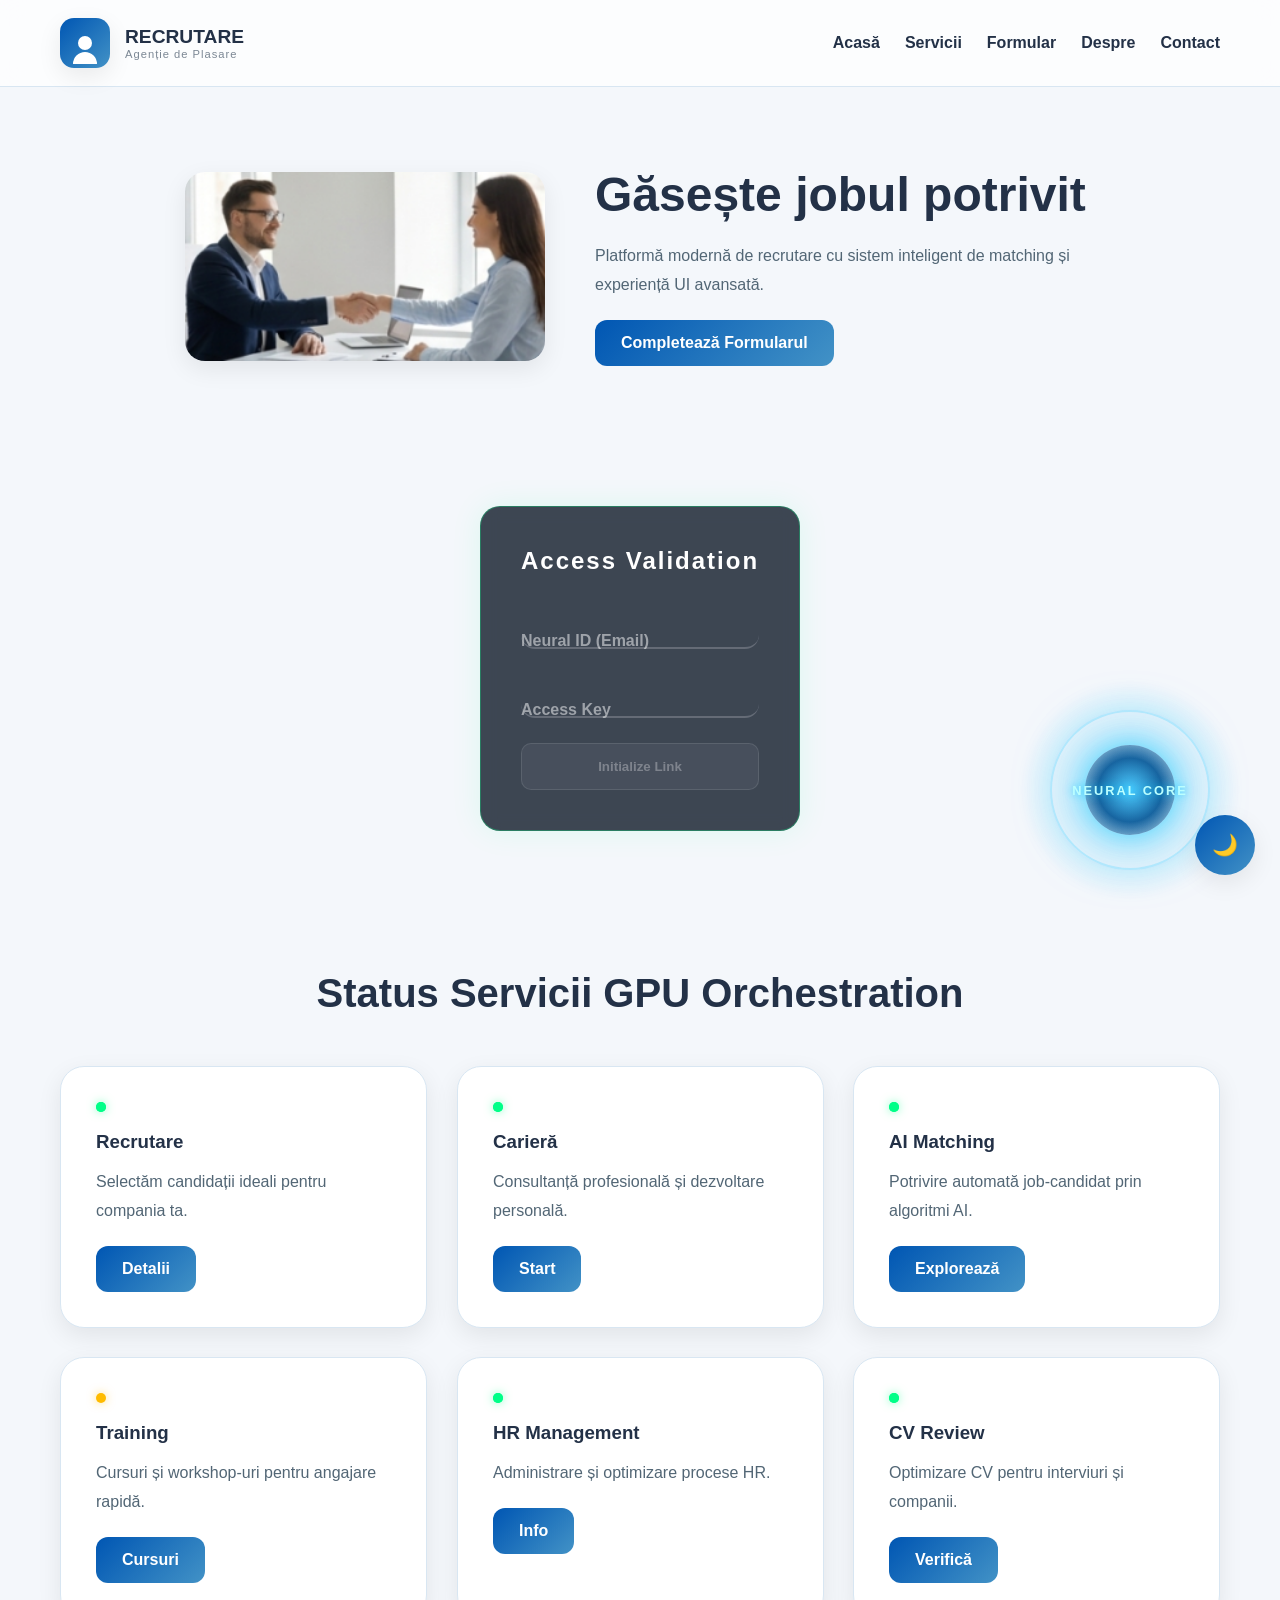
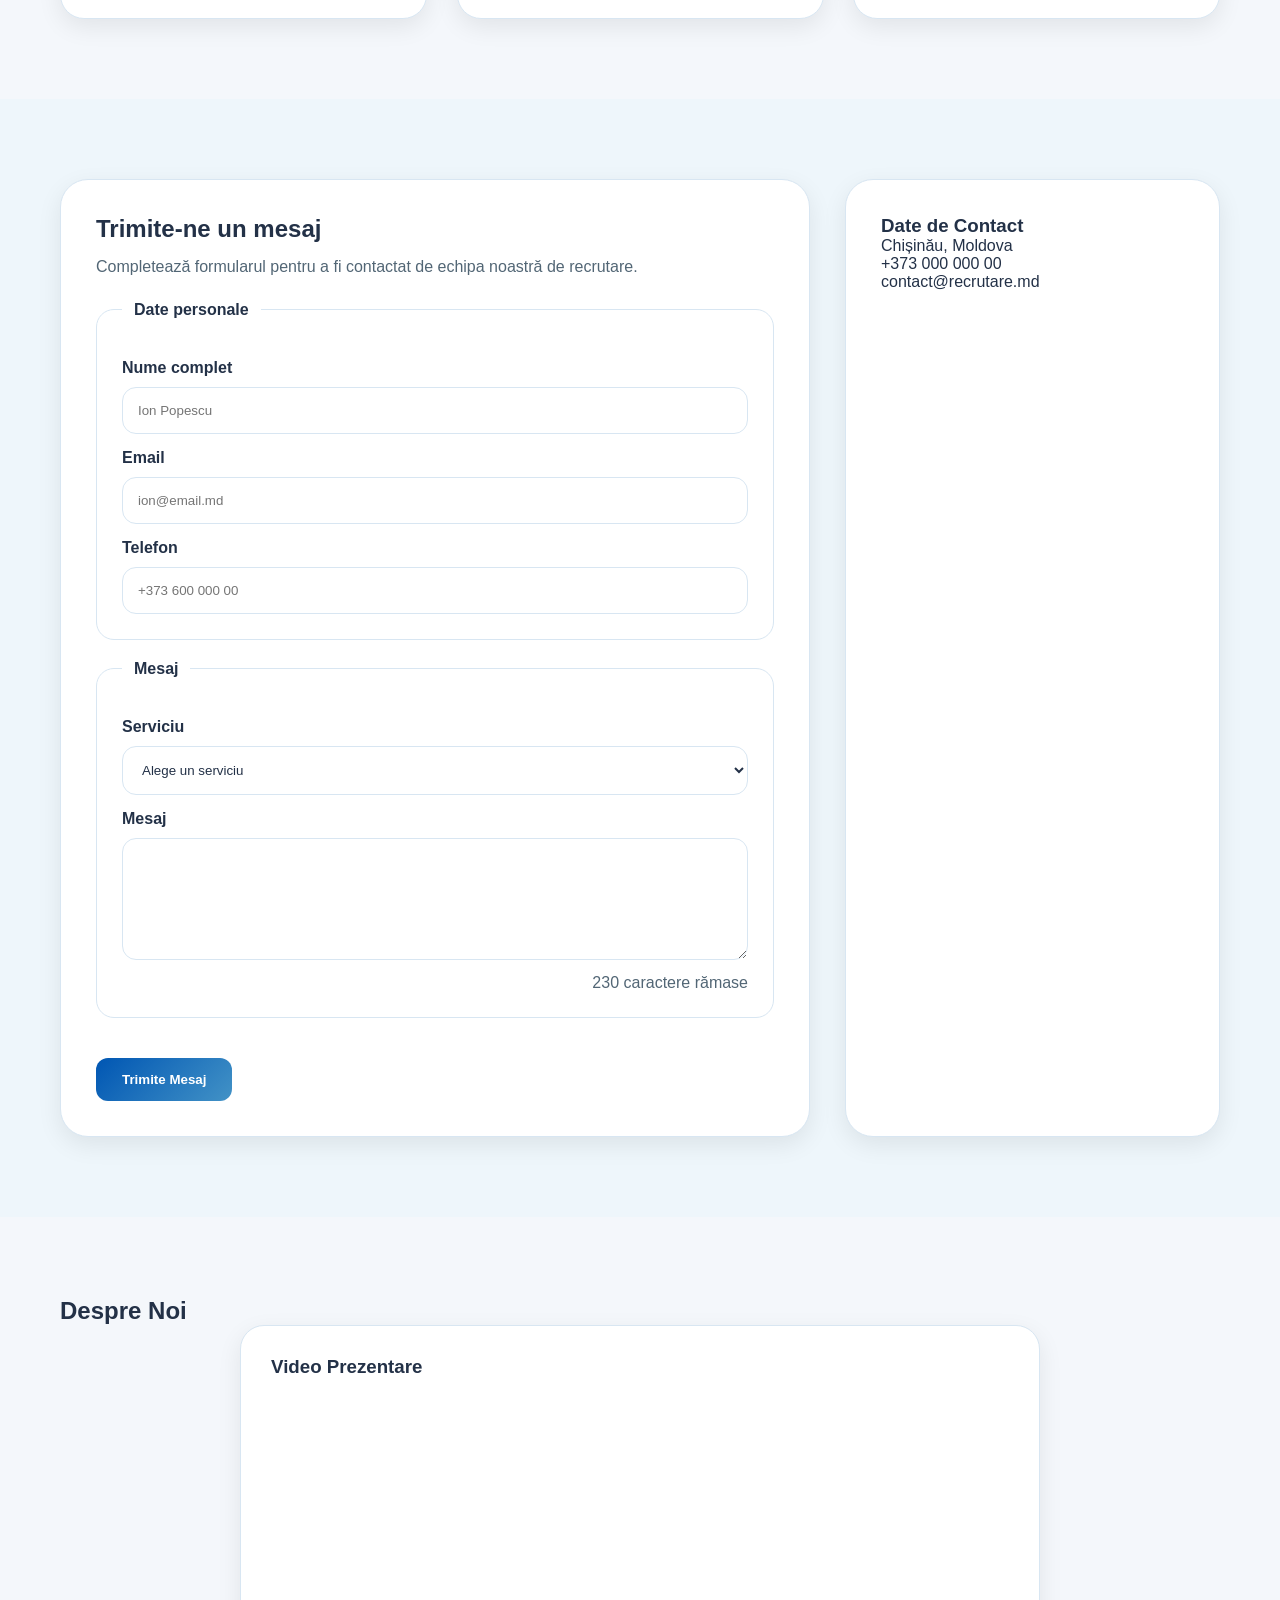
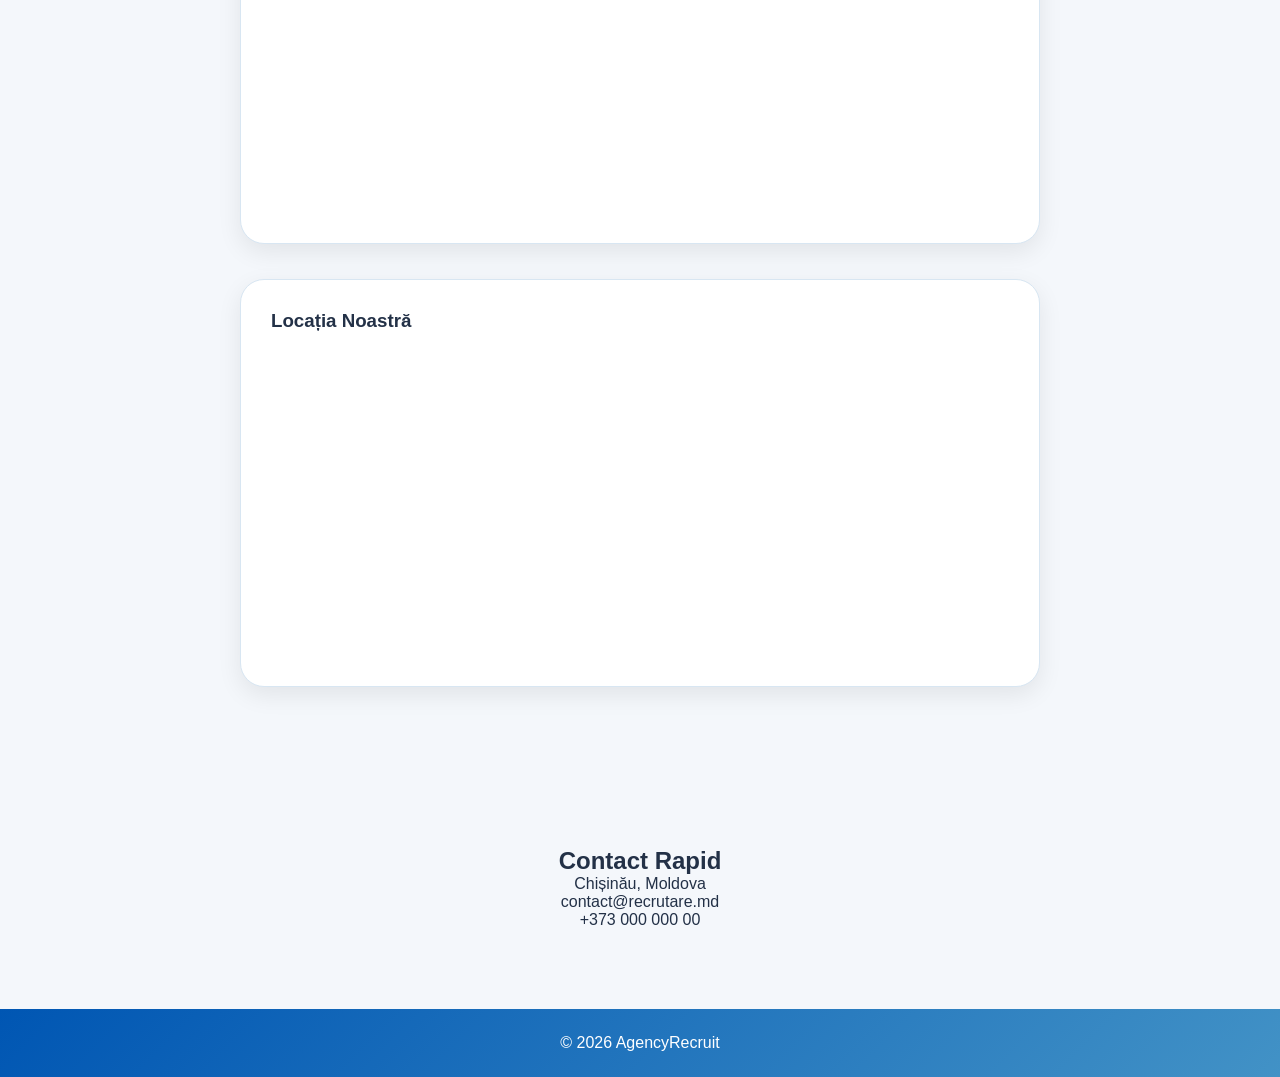
<file: index.html>
<!DOCTYPE html>
<html lang="ro">
<head>
    <meta charset="UTF-8" />
    <meta name="viewport" content="width=device-width, initial-scale=1.0" />

<meta http-equiv="Content-Security-Policy" content="default-src 
'self'; script-src 'self' https://trusted.com; style-src 'self' 'unsafe-inline'; frame-src 
'self' https://googleusercontent.com https://jumpshare.com;">

    <title>AgencyRecruit — Theming Engine</title>
    <link rel="stylesheet" href="assets/css/style.css" />
</head>

<body>

<!-- THEME TOGGLE -->
<button id="themeToggle" class="theme-toggle">
    🌙
</button>



<header>
    <nav class="main-nav">

        <!-- LOGO -->
        <div class="logo-box">
            <a href="#hero" class="logo">

                <div class="logo-icon">
                    <span class="person"></span>
                </div>

                <div class="logo-text">
                    <span class="brand-name">RECRUTARE</span>
                    <span class="tagline">Agenție de Plasare</span>
                </div>

            </a>
        </div>

        <!-- NAVIGATION -->
        <ul>
            <li><a href="#hero">Acasă</a></li>
            <li><a href="#servicii">Servicii</a></li>
            <li><a href="#formular">Formular</a></li>
            <li><a href="#despre">Despre</a></li>
            <li><a href="#contact">Contact</a></li>
        </ul>

    </nav>
</header>

<main>

<!-- HERO -->
<section id="hero">

    <img src="assets/img/recruitare.png"
         alt="Recruit Team"
         class="hero-img">

    <div class="hero-content">
        <h1>Găsește jobul potrivit</h1>

        <p>
            Platformă modernă de recrutare cu sistem inteligent
            de matching și experiență UI avansată.
        </p>

        <a href="assets/docs/test_formular.html" class="btn hero-btn">
            Completează Formularul
        </a>
    </div>

</section>

<!-- 🧠 NEURAL CORE (între secțiuni) -->
<div class="neural-glass" id="neuralGlass">
    <div class="glass-core"></div>
    <div class="glass-ring"></div>
    <div class="glass-glow"></div>
    <div class="glass-text">NEURAL CORE</div>
</div>

<!-- SECTION: SECURITY ACCESS -->
<section class="security">
    <div class="security__container">
        <form class="security-form" id="accessForm">
            <h2 class="security-form__title">Access Validation</h2>
            
            <div class="security-form__field">
                <input 
                    type="email" 
                    id="email" 
                    class="security-form__input" 
                    placeholder=" " 
                    required
                />
                <label for="email" class="security-form__label">Neural ID (Email)</label>
                <div class="security-form__status-line"></div>
            </div>

            <div class="security-form__field">
                <input 
                    type="password" 
                    id="pass" 
                    class="security-form__input" 
                    placeholder=" " 
                    required 
                    minlength="6"
                />
                <label for="pass" class="security-form__label">Access Key</label>
                <div class="security-form__status-line"></div>
            </div>

            <button type="submit" class="security-form__button">
                Initialize Link
            </button>
        </form>
    </div>
</section>

<!-- SERVICII -->
<section id="servicii">
    <h2>Status Servicii GPU Orchestration</h2>

    <div class="servicii-grid">

        <!-- Card 1 (i=0) -->
        <article class="card" style="--i: 0">
            <div class="status-indicator online"></div>
            <h3>Recrutare</h3>
            <p>Selectăm candidații ideali pentru compania ta.</p>
            <a href="#" class="btn">Detalii</a>
        </article>

        <!-- Card 2 (i=1) -->
        <article class="card" style="--i: 1">
            <div class="status-indicator online"></div>
            <h3>Carieră</h3>
            <p>Consultanță profesională și dezvoltare personală.</p>
            <a href="#" class="btn">Start</a>
        </article>

        <!-- Card 3 (i=2) -->
        <article class="card" style="--i: 2">
            <div class="status-indicator online"></div>
            <h3>AI Matching</h3>
            <p>Potrivire automată job-candidat prin algoritmi AI.</p>
            <a href="#" class="btn">Explorează</a>
        </article>

        <!-- Card 4 (i=3) -->
        <article class="card" style="--i: 3">
            <div class="status-indicator warning"></div>
            <h3>Training</h3>
            <p>Cursuri și workshop-uri pentru angajare rapidă.</p>
            <a href="#" class="btn">Cursuri</a>
        </article>

        <!-- Card 5 (i=4) -->
        <article class="card" style="--i: 4">
            <div class="status-indicator online"></div>
            <h3>HR Management</h3>
            <p>Administrare și optimizare procese HR.</p>
            <a href="#" class="btn">Info</a>
        </article>

        <!-- Card 6 (i=5) -->
        <article class="card" style="--i: 5">
            <div class="status-indicator online"></div>
            <h3>CV Review</h3>
            <p>Optimizare CV pentru interviuri și companii.</p>
            <a href="#" class="btn">Verifică</a>
        </article>

    </div>
</section>

<!-- FORMULAR -->
<section id="formular" class="formular-section">

    <div class="formular-grid">

        <!-- FORM -->
        <div class="formular-card">

            <h2>Trimite-ne un mesaj</h2>

            <p>
                Completează formularul pentru a fi contactat
                de echipa noastră de recrutare.
            </p>

            <form id="contactForm">

                <fieldset>

                    <legend>Date personale</legend>

                    <label for="fullname">Nume complet</label>

                    <input
                        type="text"
                        id="fullname"
                        placeholder="Ion Popescu"
                        required
                    />

                    <label for="email">Email</label>

                    <input
                        type="email"
                        id="email"
                        placeholder="ion@email.md"
                        required
                    />

                    <label for="phone">Telefon</label>

                    <input
                        type="tel"
                        id="phone"
                        placeholder="+373 600 000 00"
                        required
                    />

                </fieldset>

                <fieldset>

                    <legend>Mesaj</legend>

                    <label for="service">
                        Serviciu
                    </label>

                    <select id="service" required>
                        <option value="">
                            Alege un serviciu
                        </option>

                        <option>Recrutare</option>
                        <option>AI Matching</option>
                        <option>Training</option>
                        <option>HR</option>
                    </select>

                    <label for="message">
                        Mesaj
                    </label>

                    <textarea
                        id="message"
                        rows="6"
                        maxlength="250"
                        placeholder="Scrie mesajul tău..."
                        required>
                    </textarea>

                    <div class="char-counter">
                        <span id="remainingChars">250</span>
                        caractere rămase
                    </div>

                </fieldset>

                <button class="btn submit-btn" type="submit">
                    Trimite Mesaj
                </button>

            </form>

        </div>

        <!-- SIDEBAR -->
        <aside class="formular-sidebar">

            <h3>Date de Contact</h3>

            <p>Chișinău, Moldova</p>
            <p>+373 000 000 00</p>
            <p>contact@recrutare.md</p>

            <div class="map-wrapper">

                <iframe
                    src="https://www.google.com/maps?q=Chisinau,+Moldova&output=embed"
                    loading="lazy">
                </iframe>

            </div>

        </aside>

    </div>

</section>

<!-- DESPRE -->
<section id="despre" class="despre-section">
    <h2>Despre Noi</h2>
    <div class="despre-container">

        <div class="video-presentation">
            <h3>Video Prezentare</h3>
            <div class="video-wrapper">
               <iframe id="js_video_iframe" src="https://jumpshare.com/embed/6F7sGdLIjUPsRGeQFwNo" frameborder="0" webkitallowfullscreen mozallowfullscreen allowfullscreen style="position: absolute; top: 0; left: 0; width: 100%; height: 100%;"></iframe>
            </div>
        </div>

        <div class="location-map">
            <h3>Locația Noastră</h3>
            <div class="map-container">
                <iframe
                    src="https://www.google.com/maps/embed?pb=!1m18!1m12!1m3!1d87010.15852570077!2d28.81057475!3d47.01183145!2m3!1f0!2f0!3f0!3m2!1i1024!2i768!4f13.1!3m3!1m2!1s0x40c97c3628b769a1%3A0x2374286f4484e2d2!2zQ2hpyJlpbsSDdSwgTW9sZG92YQ!5e0!3m2!1sro!2s!4v1715585000000!5m2!1sro!2s"
                    loading="lazy">
                </iframe>
            </div>
        </div>

    </div>
</section>

<!-- CONTACT -->
<section id="contact">

    <h2>Contact Rapid</h2>

    <p>Chișinău, Moldova</p>
    <p>contact@recrutare.md</p>
    <p>+373 000 000 00</p>

</section>

</main>

<footer>
    <p>© 2026 AgencyRecruit</p>
</footer>

<script src="assets/js/script.js"></script>

</body>
</html>
</file>
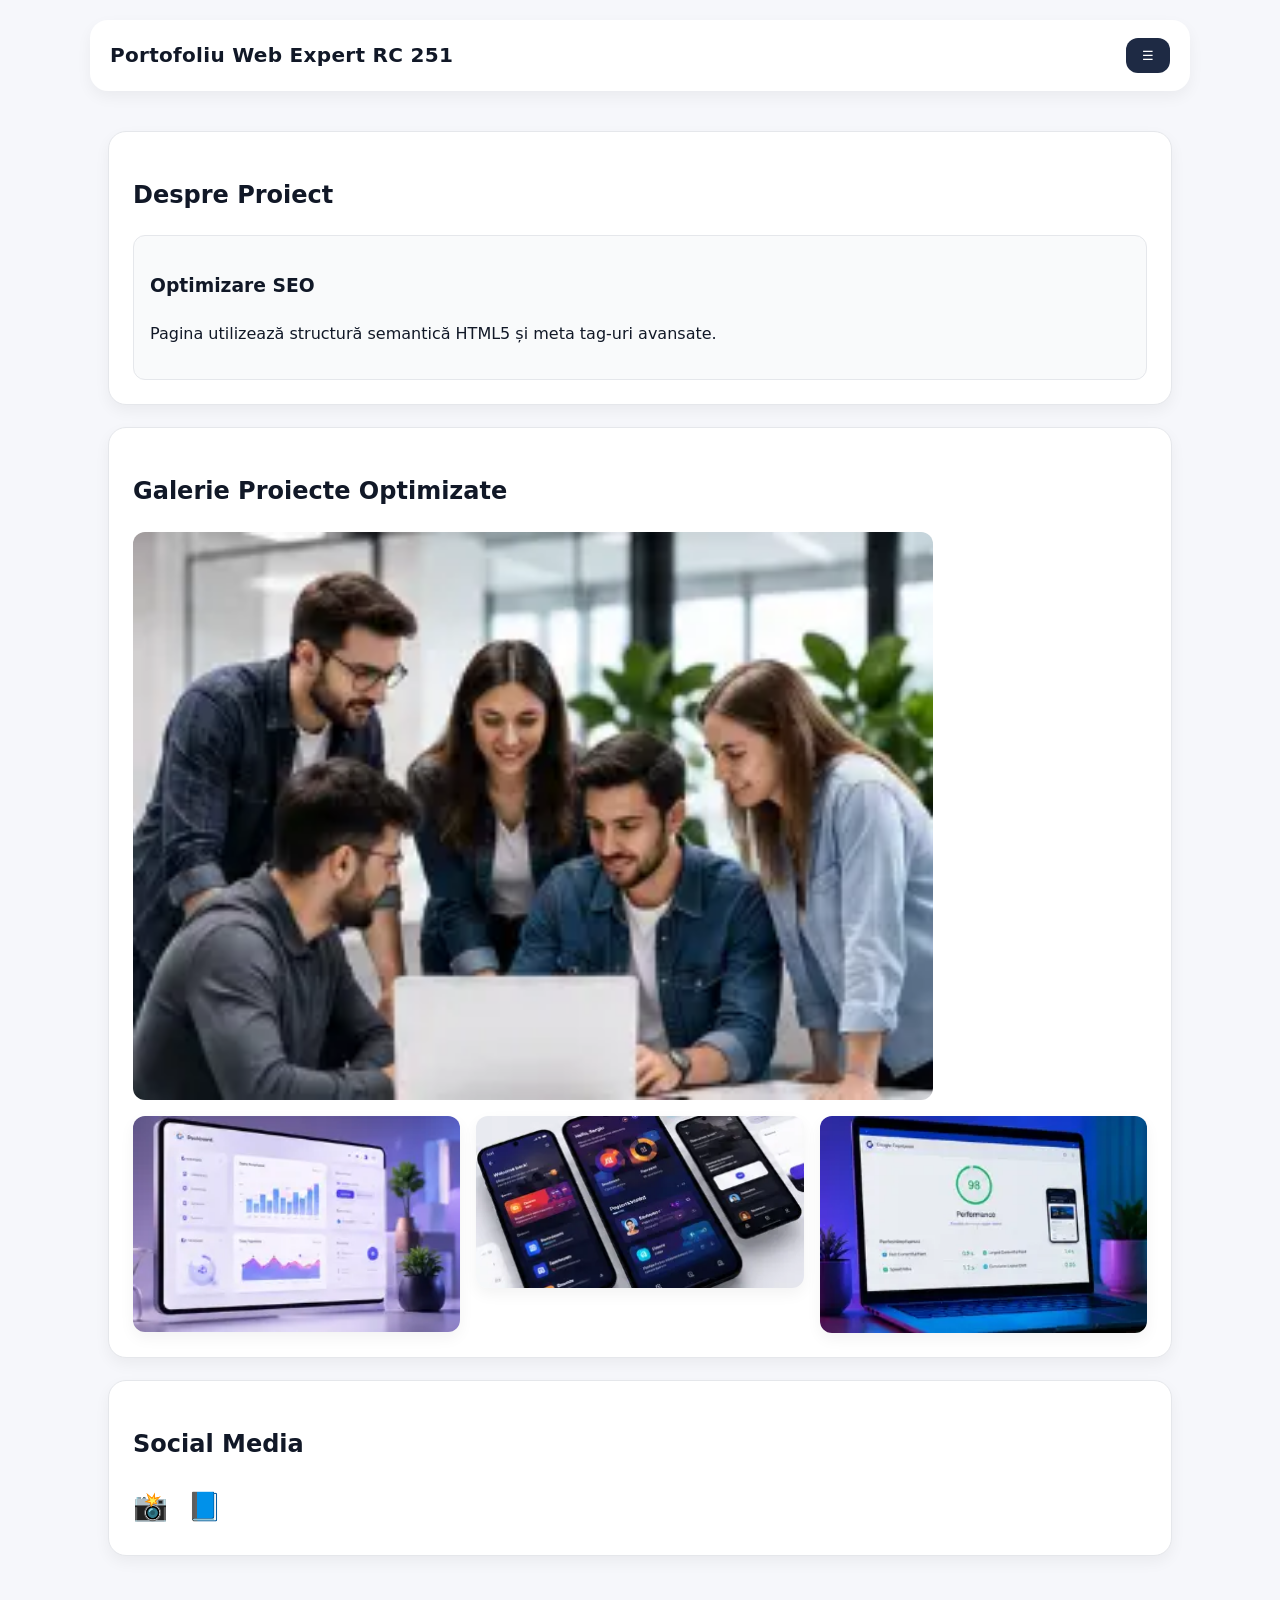
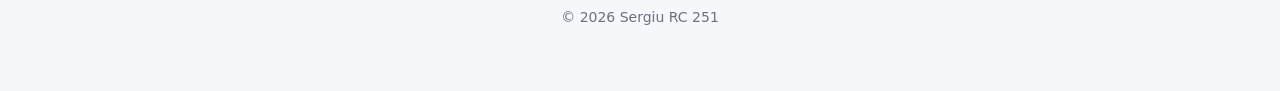
<file: Ziua_9_cod.html>
<!DOCTYPE html>
<html lang="ro">

<head>

<link rel="icon" href="favicon/favicon.ico">
<link rel="icon" type="image/png" href="favicon/favicon-32x32.png">
<link rel="icon" type="image/png" href="favicon/favicon-16x16.png">
<link rel="apple-touch-icon" href="favicon/apple-touch-icon.png">
<meta name="theme-color" content="#1f2a44">

    <meta charset="UTF-8">
   <meta name="viewport" content="width=device-width, initial-scale=1">
<!-- Final Quality Audit: Mobile Performance Optimized by Sergiu Stodolnean -->
    <title>Inginerie Web Expert | Portofoliu Sergiu RC 251</title>

    <meta name="description" content="Portofoliu web RC 251 cu proiecte UI moderne, optimizate SEO, performanță ridicată și accesibilitate validată W3C.">

    <meta name="keywords" content="SEO, HTML5, Open Graph, UI Design, RC251, Portofoliu Web">

    <meta name="robots" content="index, follow">

    <link rel="canonical" href="https://www.site.md/Ziua_9_cod.html">

    <!-- Open Graph -->
    <meta property="og:type" content="website">
    <meta property="og:title" content="Arhitectură Web de Înaltă Performanță">
    <meta property="og:description" content="Sisteme UI moderne, rapide și optimizate SEO.">
    <meta property="og:image" content="assets/img/preview-site.jpg">

    <!-- Favicon -->
    <link rel="icon" href="favicon.ico">
    <link rel="apple-touch-icon" href="apple-touch-icon.png">
    <meta name="theme-color" content="#1f2a44">

    <!-- CSS EXTERN (CORECT) -->
    <link rel="stylesheet" href="assets/css/Ziua_9_css.css">
</head>

<body>


<header>
    <h1>Portofoliu Web Expert RC 251</h1>

    <nav>
        <button class="menu-btn"
            aria-label="Deschide meniul de navigație"
            aria-expanded="false">
            ☰
        </button>
    </nav>
</header>


<main>

    <section>
        <h2>Despre Proiect</h2>

        <article>
            <h3>Optimizare SEO</h3>
            <p>Pagina utilizează structură semantică HTML5 și meta tag-uri avansate.</p>
        </article>
    </section>

    <section>
        <h2>Galerie Proiecte Optimizate</h2>

        <picture>
            <source srcset="assets/img/about.webp" type="image/webp">
            <img src="assets/img/about.jpg"
                alt="Echipa noastră de dezvoltare web"
                loading="lazy"
                width="800"
                height="500">
        </picture>

        <div class="gallery">

            <img src="assets/img/project-1.webp"
                alt="Dashboard SEO modern"
                loading="lazy"
                decoding="async"
                width="400"
                height="300">

            <img src="assets/img/project-2.webp"
                alt="Interfață UI accesibilă"
                loading="lazy"
                decoding="async"
                width="400"
                height="300">

            <img src="assets/img/project-3.webp"
                alt="Optimizare PageSpeed Insights"
                loading="lazy"
                decoding="async"
                width="400"
                height="300">
        </div>
    </section>

    <section>
        <h2>Social Media</h2>

        <a href="#" class="social-link" aria-label="Instagram" target="_blank" rel="noopener noreferrer">
            <span aria-hidden="true">📸</span>
        </a>

        <a href="#" class="social-link" aria-label="Facebook" target="_blank" rel="noopener noreferrer">
            <span aria-hidden="true">📘</span>
        </a>
    </section>


</main>

<footer>
    <p>© 2026 Sergiu RC 251</p>
</footer>

</body>
</html>
</file>
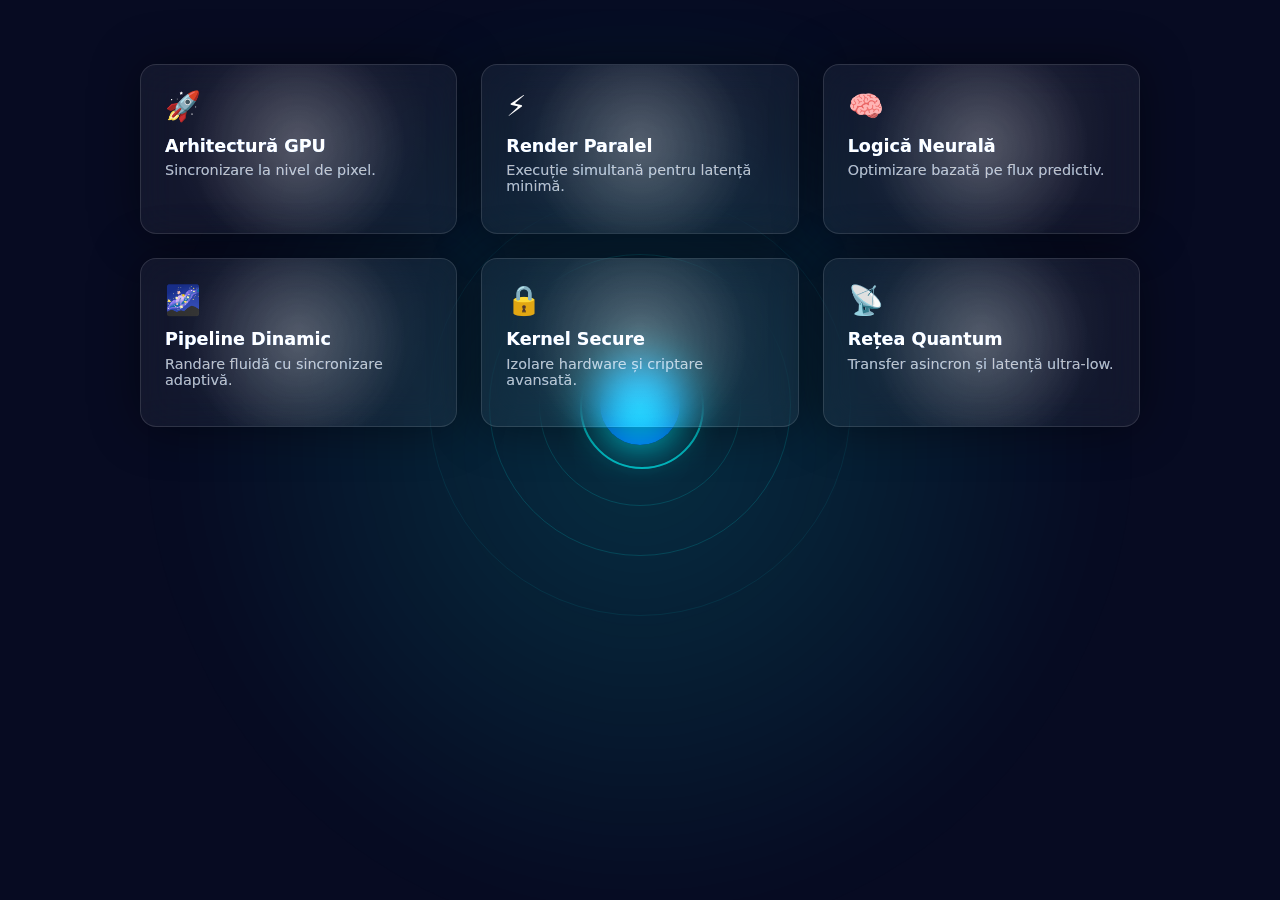
<file: assets/docs/final.html>
<!DOCTYPE html>
<html lang="ro">
<head>
<meta charset="UTF-8" />
<meta name="viewport" content="width=device-width, initial-scale=1.0"/>
<title>Quantum UI Grid</title>

<link rel="stylesheet" href="final.css"/>
</head>

<body>

<div class="hologram" id="holo">

  <div class="core-glow"></div>

  <div class="neural-core">
    <div class="pulse"></div>
    <div class="pulse delay"></div>
    <div class="core"></div>
  </div>

  <div class="ring ring1"></div>
  <div class="ring ring2"></div>
  <div class="ring ring3"></div>

</div>

<section class="ui-grid">

  <div class="card">
    <div class="specular-highlight"></div>
    <div class="icon">🚀</div>
    <h3>Arhitectură GPU</h3>
    <p>Sincronizare la nivel de pixel.</p>
  </div>

  <div class="card">
    <div class="specular-highlight"></div>
    <div class="icon">⚡</div>
    <h3>Render Paralel</h3>
    <p>Execuție simultană pentru latență minimă.</p>
  </div>

  <div class="card">
    <div class="specular-highlight"></div>
    <div class="icon">🧠</div>
    <h3>Logică Neurală</h3>
    <p>Optimizare bazată pe flux predictiv.</p>
  </div>

  <div class="card">
    <div class="specular-highlight"></div>
    <div class="icon">🌌</div>
    <h3>Pipeline Dinamic</h3>
    <p>Randare fluidă cu sincronizare adaptivă.</p>
  </div>

  <div class="card">
    <div class="specular-highlight"></div>
    <div class="icon">🔒</div>
    <h3>Kernel Secure</h3>
    <p>Izolare hardware și criptare avansată.</p>
  </div>

  <div class="card">
    <div class="specular-highlight"></div>
    <div class="icon">📡</div>
    <h3>Rețea Quantum</h3>
    <p>Transfer asincron și latență ultra-low.</p>
  </div>

</section>

<script src="final.js"></script>

</body>
</html>
</file>
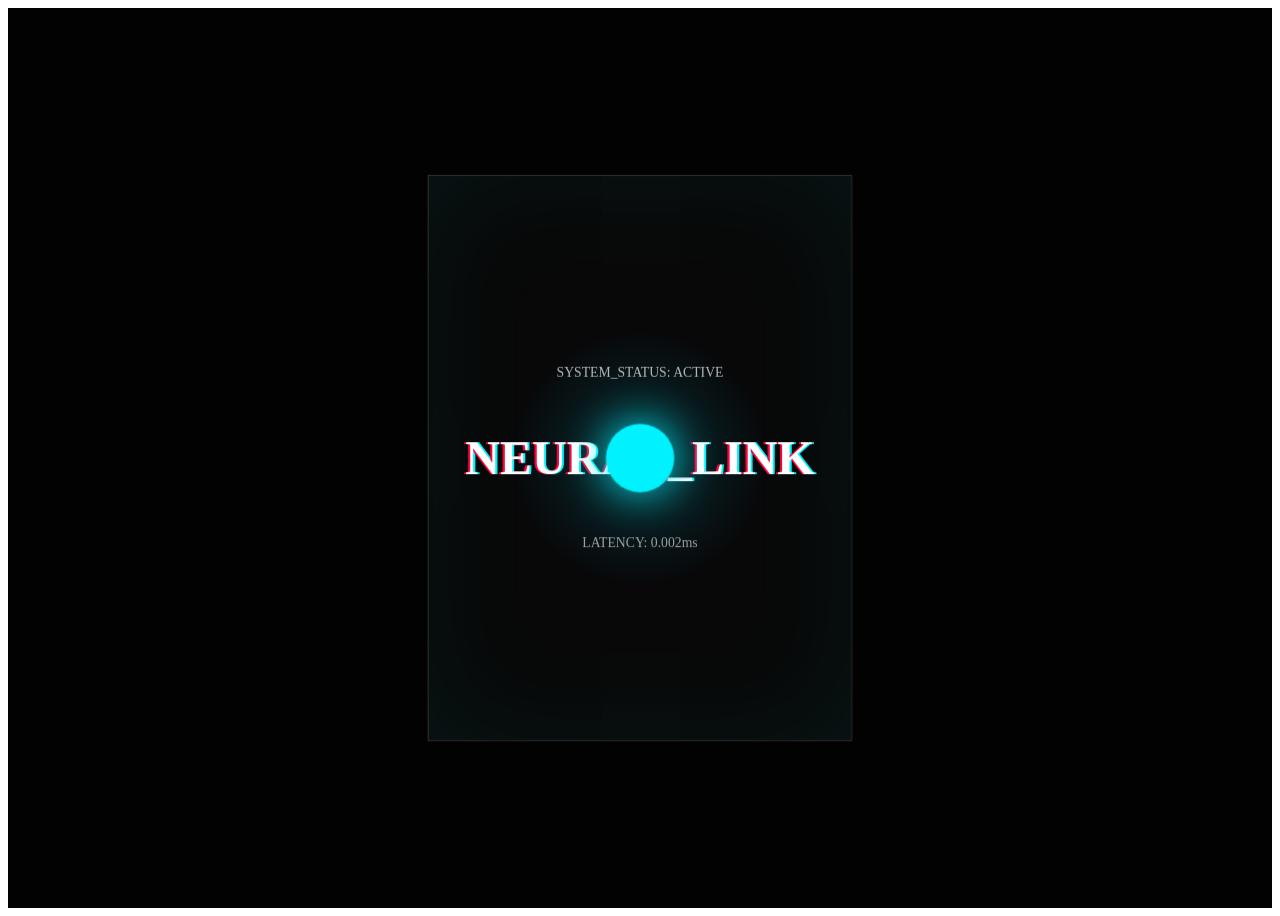
<file: assets/docs/hologram_system.html>
<!-- Realizat de: Stodolnean Sergiu | Nivel Expert RC 251 -->
<!DOCTYPE html>
<html lang="ro">
<head>
  <meta charset="UTF-8" />
  <meta name="viewport" content="width=device-width, initial-scale=1.0"/>
  <title>Neural Hologram System</title>
  <link rel="stylesheet" href="hologram_system.css"/>
</head>
<body>

<main class="neural-engine">

  <div class="spatial-anchor" id="anchor">

    <!-- Strat 0: Core Glow -->
    <div class="layer core-glow"></div>

    <!-- Strat 1: Glass Refracție -->
    <div class="layer glass-chassis"></div>

    <!-- Strat 2: UI + Glitch -->
    <div class="layer data-interface">
      <div class="header">SYSTEM_STATUS: ACTIVE</div>

      <h1 class="glitch-text" data-text="NEURAL_LINK">
        NEURAL_LINK
      </h1>

      <div class="stats">LATENCY: 0.002ms</div>
    </div>

    <!-- Strat 3: Orbital Node -->
    <div class="layer orbital-node">
      <div class="satellite"></div>
    </div>

    <!-- Strat 4: Specular Light -->
    <div class="layer specular-highlight"></div>

  </div>

</main>

<script src="hologram_system.js"></script>

</body>
</html>
</file>
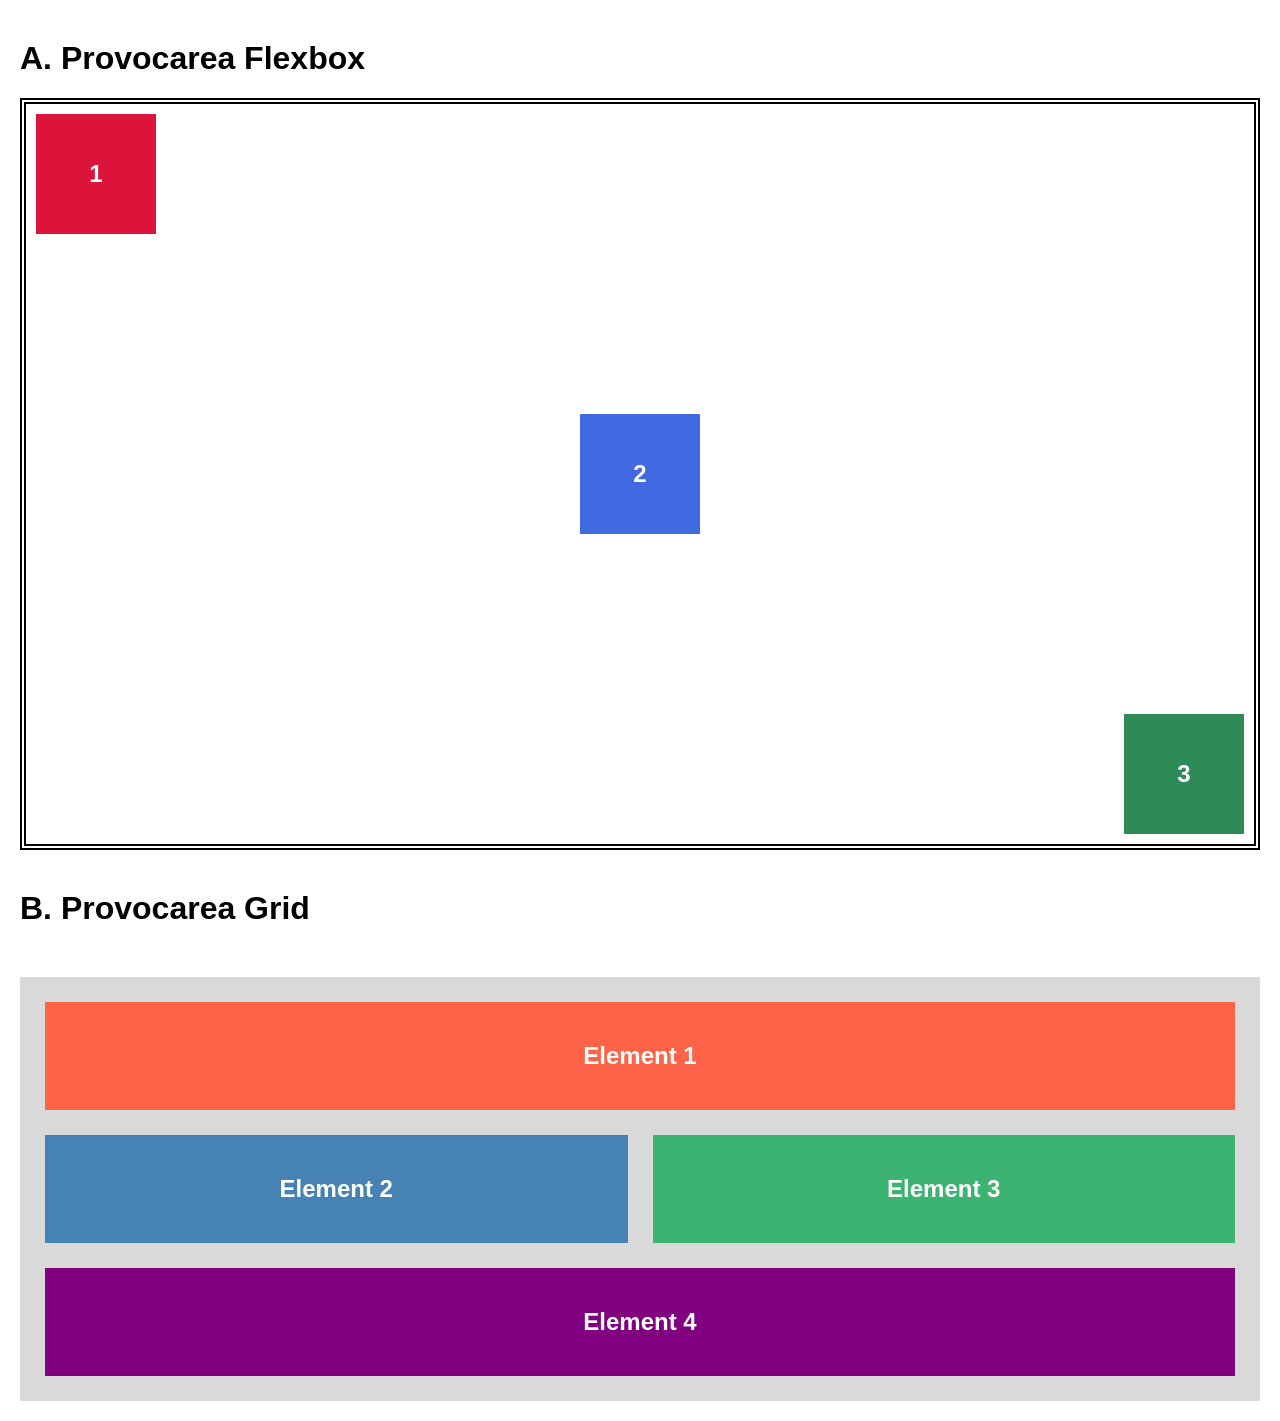
<file: assets/docs/proba_layout.html>
<!DOCTYPE html>
<html lang="ro">
<head>
    <meta charset="UTF-8">
    <meta name="viewport" content="width=device-width, initial-scale=1.0">
    <title>Provocare Flexbox și Grid</title>

    <style>

        /* Elimin marginile implicite ale paginii */
        body {
            margin: 20px;
            font-family: Arial, sans-serif;
        }

        /* Adaug spațiu între secțiuni */
        h1 {
            margin-top: 40px;
        }

        /* ================= FLEXBOX ================= */

        /* Containerul principal */
        .flex-container {

            /* Înălțimea containerului = 80% din ecran */
            height: 80vh;

            /* Bordură dublă */
            border: 6px double black;

            /* Activez Flexbox */
            display: flex;

            /* Elementele sunt așezate pe coloană */
            flex-direction: column;

            /* Spațiu interior */
            padding: 10px;
        }

        /* Stil comun pentru toate box-urile */
        .box {

            /* Dimensiunea pătratelor */
            width: 120px;
            height: 120px;

            /* Stilizare text */
            color: white;
            font-size: 24px;
            font-weight: bold;

            /* Centrez textul în interior */
            display: flex;
            justify-content: center;
            align-items: center;
        }

        /* Box-ul din stânga-sus */
        .box-1 {

            /* Culoare fundal */
            background-color: crimson;

            /* Poziționez elementul în stânga */
            align-self: flex-start;
        }

        /* Box-ul din centru */
        .box-2 {

            /* Culoare fundal */
            background-color: royalblue;

            /*
                margin: auto împinge elementul
                astfel încât acesta să fie
                perfect centrat pe ambele axe
            */
            margin: auto;
        }

        /* Box-ul din dreapta-jos */
        .box-3 {

            /* Culoare fundal */
            background-color: seagreen;

            /* Mut elementul în dreapta */
            align-self: flex-end;
        }

        /* ================= GRID ================= */

        /* Containerul Grid */
        .grid-container {

            /* Activez CSS Grid */
            display: grid;

            /* Creez 2 coloane egale */
            grid-template-columns: 1fr 1fr;

            /* Spațiul dintre elemente */
            gap: 25px;

            /* Fundal transparent */
            background: rgba(0, 0, 0, 0.15);

            /* Spațiu interior */
            padding: 25px;

            /* Distanță față de Flexbox */
            margin-top: 50px;
        }

        /* Stil comun pentru elementele Grid */
        .grid-item {

            /* Spațiu interior */
            padding: 40px;

            /* Centrez textul */
            text-align: center;

            /* Stilizare text */
            font-size: 24px;
            font-weight: bold;
            color: white;
        }

        /* Primul element */
        .item-1 {

            /* Culoare fundal */
            background: tomato;

            /* Elementul ocupă 2 coloane */
            grid-column: 1 / 3;
        }

        /* Al doilea element */
        .item-2 {

            /* Culoare fundal */
            background: steelblue;
        }

        /* Al treilea element */
        .item-3 {

            /* Culoare fundal */
            background: mediumseagreen;
        }

        /* Al patrulea element */
        .item-4 {

            /* Culoare fundal */
            background: purple;

            /* Ocupă toată lățimea */
            grid-column: 1 / 3;
        }

    </style>
</head>
<body>

    <h1>A. Provocarea Flexbox</h1>

    <!--
        Pentru poziționarea diferită a elementelor am utilizat:

        - align-self: flex-start
          pentru poziționarea în stânga.

        - align-self: flex-end
          pentru poziționarea în dreapta.

        - margin: auto
          pentru centrarea completă a elementului.
    -->

    <div class="flex-container">

        <div class="box box-1">1</div>

        <div class="box box-2">2</div>

        <div class="box box-3">3</div>

    </div>

    <h1>B. Provocarea Grid</h1>

    <div class="grid-container">

        <div class="grid-item item-1">
            Element 1
        </div>

        <div class="grid-item item-2">
            Element 2
        </div>

        <div class="grid-item item-3">
            Element 3
        </div>

        <div class="grid-item item-4">
            Element 4
        </div>

    </div>

</body>
</html>
</file>
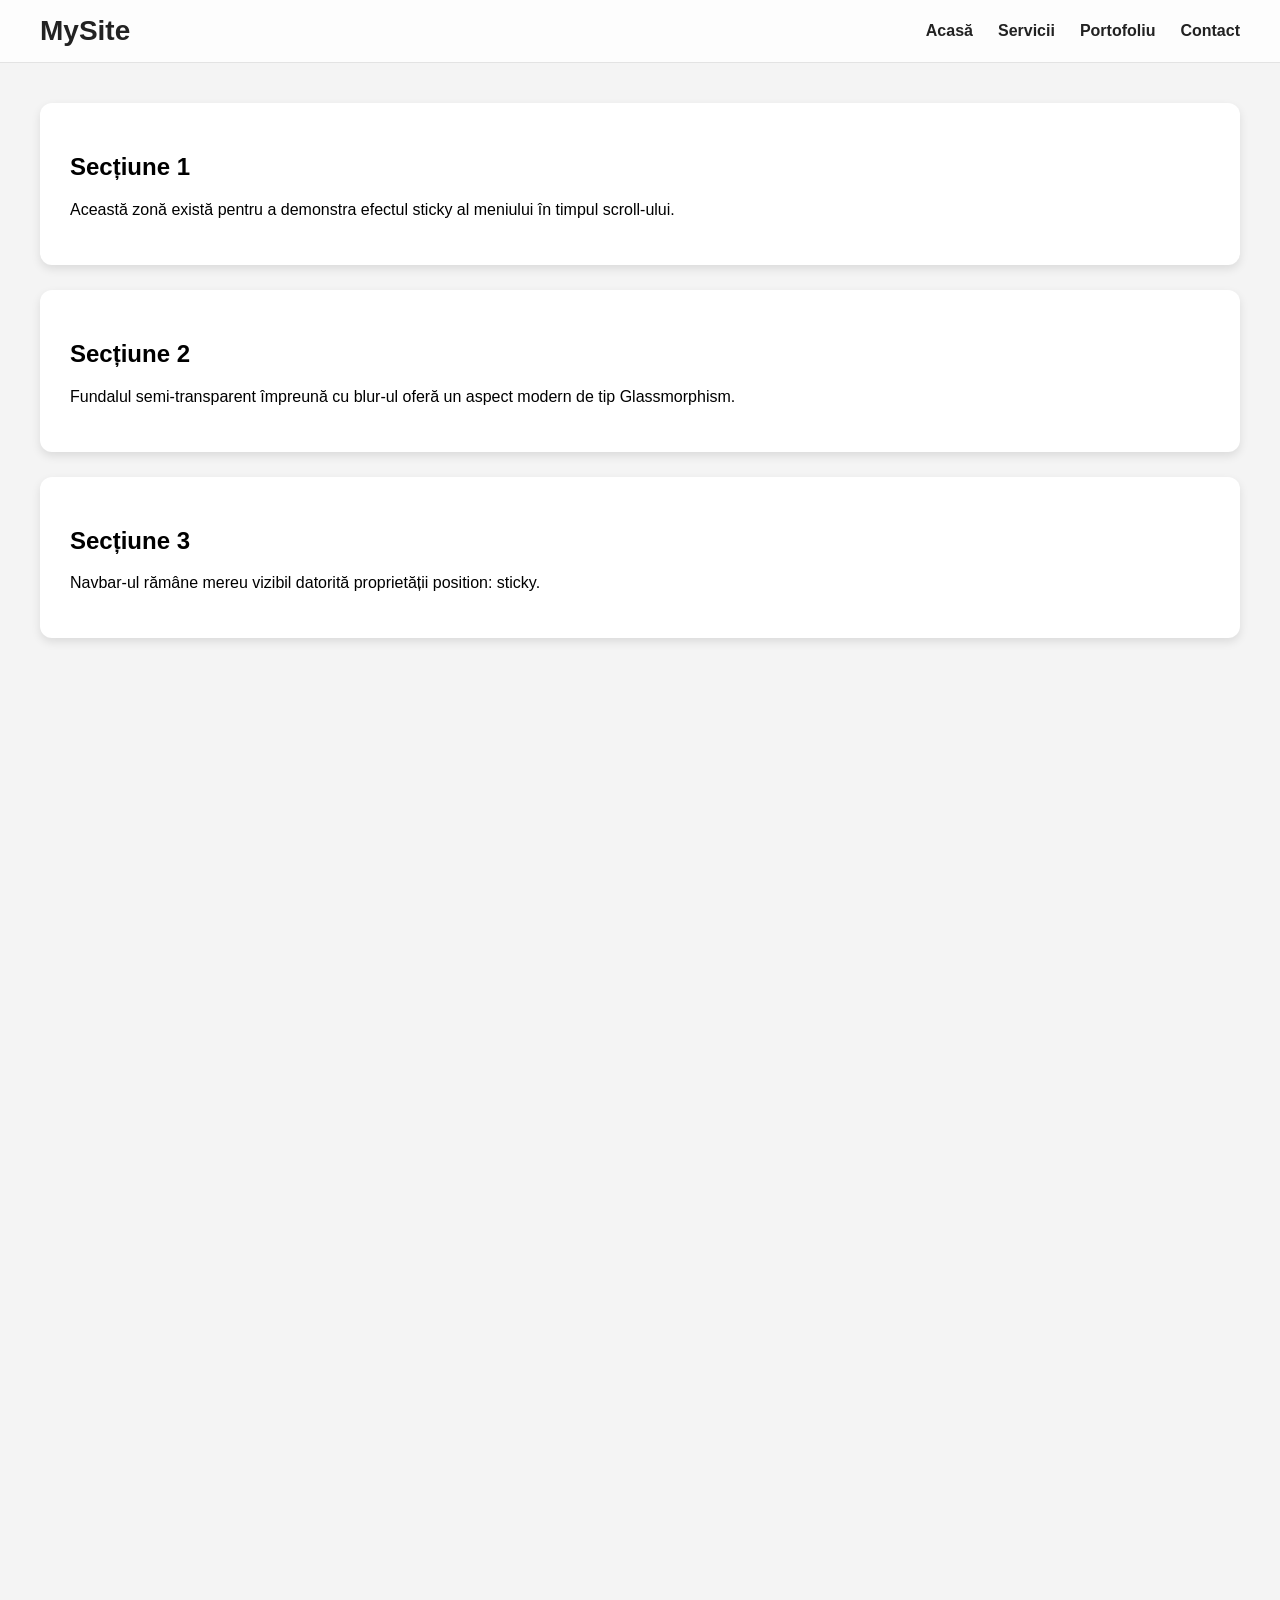
<file: assets/docs/proba_layout_v2.html>
<!DOCTYPE html>
<html lang="ro">
<head>
    <meta charset="UTF-8">
    <meta name="viewport" content="width=device-width, initial-scale=1.0">
    <title>Navigație Smart</title>

    <style>

        /* Elimin marginile implicite */
        body {
            margin: 0;
            font-family: Arial, sans-serif;
            background: #f4f4f4;
        }

        /* ================= NAVBAR ================= */

        .navbar {

            /*
                position: sticky menține meniul vizibil
                în partea de sus în timpul scroll-ului
            */
            position: sticky;

            /* Distanța față de partea superioară */
            top: 0;

            /*
                z-index controlează ordinea elementelor.
                Valoarea mare împiedică acoperirea meniului.
            */
            z-index: 1000;

            /*
                Fundal semi-transparent folosind rgba
                Ultima valoare (0.8) reprezintă transparența
            */
            background-color: rgba(255, 255, 255, 0.8);

            /*
                backdrop-filter aplică efect de blur
                elementelor aflate în spatele navbarului
            */
            backdrop-filter: blur(10px);

            /*
                Activez Flexbox pentru organizarea conținutului
            */
            display: flex;

            /*
                Logo-ul este împins în stânga,
                iar link-urile în dreapta
            */
            justify-content: space-between;

            /* Centrez elementele pe verticală */
            align-items: center;

            /* Spațiere interioară */
            padding: 15px 40px;

            /* Linie subtilă jos */
            border-bottom: 1px solid rgba(0, 0, 0, 0.1);
        }

        /* ================= LOGO ================= */

        .logo {

            /* Dimensiune text */
            font-size: 28px;

            /* Text îngroșat */
            font-weight: bold;

            /* Culoare text */
            color: #222;
        }

        /* ================= LINK-URI ================= */

        .nav-links {

            /* Așez link-urile pe orizontală */
            display: flex;

            /* Spațiu între link-uri */
            gap: 25px;
        }

        .nav-links a {

            /* Elimin sublinierea */
            text-decoration: none;

            /* Culoare text */
            color: #222;

            /* Text semi-bold */
            font-weight: 600;

            /* Tranziție lină la hover */
            transition: 0.3s;
        }

        /* Efect la trecerea mouse-ului */
        .nav-links a:hover {

            /* Schimb culoarea */
            color: royalblue;
        }

        /* ================= CONȚINUT PAGINĂ ================= */

        .content {

            /* Spațiu interior */
            padding: 40px;

            /* Înălțime mare pentru a demonstra sticky */
            height: 200vh;
        }

        .box {

            /* Stilizare card */
            background: white;
            padding: 30px;
            margin-bottom: 25px;
            border-radius: 12px;

            /* Umbră discretă */
            box-shadow: 0 4px 10px rgba(0,0,0,0.1);
        }

    </style>
</head>
<body>

    <!--
        Pentru structurarea meniului am utilizat Flexbox.
        Proprietatea justify-content: space-between
        separă logo-ul de zona cu link-uri.

        position: sticky păstrează meniul vizibil
        în timpul scroll-ului.

        backdrop-filter: blur(10px)
        creează efectul modern de Glassmorphism.
    -->

    <!-- Bara de navigație -->
    <nav class="navbar">

        <!-- Logo -->
        <div class="logo">
            MySite
        </div>

        <!-- Link-uri -->
        <div class="nav-links">
            <a href="#">Acasă</a>
            <a href="#">Servicii</a>
            <a href="#">Portofoliu</a>
            <a href="#">Contact</a>
        </div>

    </nav>

    <!-- Conținut pagină -->
    <div class="content">

        <div class="box">
            <h2>Secțiune 1</h2>
            <p>
                Această zonă există pentru a demonstra efectul sticky
                al meniului în timpul scroll-ului.
            </p>
        </div>

        <div class="box">
            <h2>Secțiune 2</h2>
            <p>
                Fundalul semi-transparent împreună cu blur-ul
                oferă un aspect modern de tip Glassmorphism.
            </p>
        </div>

        <div class="box">
            <h2>Secțiune 3</h2>
            <p>
                Navbar-ul rămâne mereu vizibil datorită
                proprietății position: sticky.
            </p>
        </div>

    </div>

</body>
</html>
</file>
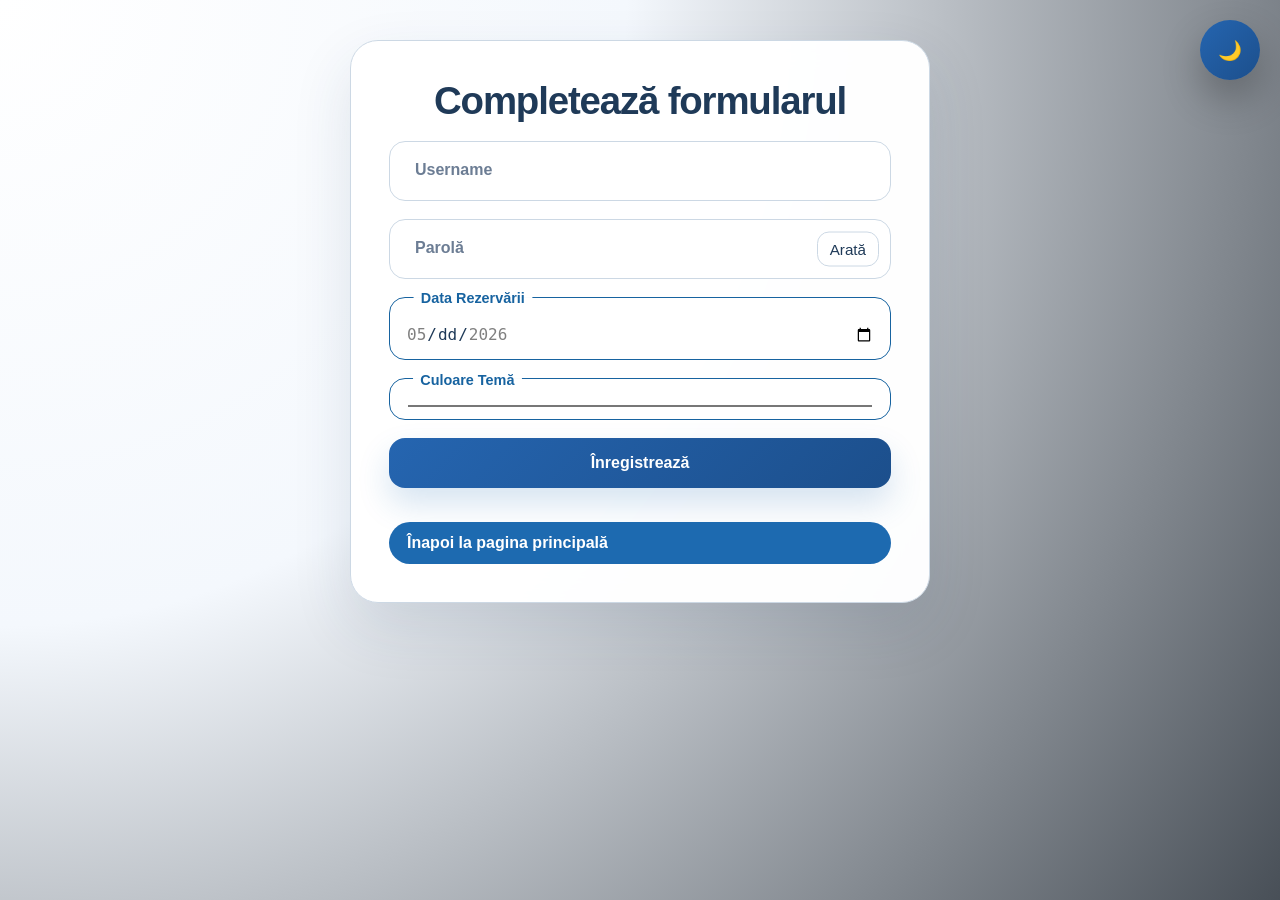
<file: assets/docs/test_formular.html>
<!DOCTYPE html>
<html lang="ro">
<head>
    <meta charset="UTF-8">
    <title>Formular</title>

    <style>

        /* =====================================================
           GLOBAL VARIABLES
        ===================================================== */

        :root {

            --bg: #f4f8fd;

            --card:
                rgba(255,255,255,0.98);

            --border:
                #ccd8e4;

            --text:
                #1f3a58;

            --muted:
                #6c7d94;

            --accent:
                #1763a0;

            --accent-soft:
                rgba(23,99,160,0.16);

            --shadow:
                rgba(30,58,92,0.12);

            --input-bg:
                #ffffff;
        }

        /* =====================================================
           DARK THEME ENGINE
        ===================================================== */

        body.dark-theme {

            --bg:#0f1720;

            --card:
                rgba(20,30,42,0.96);

            --border:
                #33475b;

            --text:
                #f1f5f9;

            --muted:
                #94a3b8;

            --accent:
                #58a9ff;

            --accent-soft:
                rgba(88,169,255,0.18);

            --shadow:
                rgba(0,0,0,0.45);

            --input-bg:
                #17212d;
        }

        /* =====================================================
           RESET
        ===================================================== */

        *{
            box-sizing:border-box;
        }

        body{

            margin:0;

            min-height:100vh;

            font-family:
                'Segoe UI',
                Arial,
                sans-serif;

            background:
                radial-gradient(
                    circle at top left,
                    rgba(255,255,255,0.12),
                    var(--bg) 40%,
                    #0f1720 120%
                );

            color:
                var(--text);

            transition:
                background .4s ease,
                color .4s ease;
        }

        /* =====================================================
           THEME TOGGLE BUTTON
        ===================================================== */

        .theme-toggle{

            position:fixed;

            top:20px;
            right:20px;

            width:60px;
            height:60px;

            border:none;
            border-radius:50%;

            cursor:pointer;

            font-size:1.2rem;
            font-weight:700;

            color:white;

            background:
                linear-gradient(
                    135deg,
                    #2565b0 0%,
                    #1c4f8c 100%
                );

            box-shadow:
                0 18px 38px rgba(0,0,0,0.25);

            z-index:9999;

            transition:
                transform .25s ease,
                box-shadow .25s ease;
        }

        .theme-toggle:hover{

            transform:
                scale(1.08)
                rotate(5deg);

            box-shadow:
                0 24px 46px rgba(0,0,0,0.35);
        }

        /* =====================================================
           PAGE
        ===================================================== */

        .form-page{

            max-width:620px;

            margin:0 auto;

            padding:40px 20px 60px;
        }

        .form-card{

            background:
                var(--card);

            border:
                1px solid var(--border);

            border-radius:28px;

            box-shadow:
                0 24px 60px var(--shadow);

            padding:38px;

            backdrop-filter:
                blur(12px);

            transition:
                background .35s ease,
                border-color .35s ease;
        }

        /* =====================================================
           TITLE
        ===================================================== */

        h1{

            margin:0 0 18px;

            font-size:2.4rem;

            letter-spacing:-0.03em;

            color:
                var(--text);

            text-align:center;
        }

        form{

            display:grid;

            gap:18px;
        }

        /* =====================================================
           FIELDS
        ===================================================== */

        .field{

            position:relative;

            display:grid;

            gap:4px;
        }

        label{

            position:absolute;

            top:20px;
            left:18px;

            font-weight:700;

            color:
                var(--muted);

            pointer-events:none;

            transition:
                transform .2s ease,
                color .2s ease,
                font-size .2s ease;

            background:
                var(--card);

            padding:0 8px;

            z-index:1;
        }

        input,
        select,
        textarea{

            width:100%;

            padding:26px 16px 14px;

            border:
                1px solid var(--border);

            border-radius:16px;

            background:
                var(--input-bg);

            color:
                var(--text);

            font-size:1rem;

            transition:
                border-color .25s ease,
                box-shadow .25s ease,
                background .25s ease;
        }

        input:focus,
        select:focus,
        textarea:focus{

            outline:none;

            border-color:
                var(--accent);

            box-shadow:
                0 0 0 5px var(--accent-soft);
        }

        .field.filled label,
        .field input:focus + label,
        .field textarea:focus + label,
        .field select:focus + label{

            transform:
                translateY(-150%)
                scale(.9);

            color:
                var(--accent);
        }

        .field.filled input,
        .field.filled select,
        .field.filled textarea{

            border-color:
                var(--accent);
        }

        /* =====================================================
           ERROR MESSAGE
        ===================================================== */

        .error-msg{

            position:absolute;

            left:16px;
            bottom:-1.6rem;

            font-size:.82rem;

            color:#ff5c5c;

            opacity:0;
            visibility:hidden;

            transform:
                translateY(-4px);

            transition:
                opacity .2s ease,
                transform .2s ease;

            margin:2rem;
        }

        input:focus:invalid + label + .error-msg,
        textarea:focus:invalid + label + .error-msg{

            opacity:1;

            visibility:visible;

            transform:
                translateY(0);
        }

        /* =====================================================
           SELECT
        ===================================================== */

        select{

            appearance:none;

            background-image:
                url("data:image/svg+xml,%3Csvg xmlns='http://www.w3.org/2000/svg' width='12' height='7'%3E%3Cpath fill='%23314657' d='M1 1l5 5 5-5'/%3E%3C/svg%3E");

            background-repeat:no-repeat;

            background-position:
                right 18px center;

            background-size:12px;

            cursor:pointer;

            padding-right:46px;

            min-height:52px;
        }

        textarea{

            min-height:180px;

            resize:vertical;
        }

        /* =====================================================
           PASSWORD TOGGLE
        ===================================================== */

        .password-container{
            position:relative;
        }

        .password-container input{
            padding-right:80px;
        }

        .toggle-btn{

            position:absolute;

            top:50%;
            right:12px;

            transform:
                translateY(-50%);

            background:
                var(--input-bg);

            border:
                1px solid var(--border);

            border-radius:12px;

            color:
                var(--text);

            cursor:pointer;

            font-size:.95rem;

            padding:8px 12px;

            transition:
                background .2s ease,
                transform .2s ease;
        }

        .toggle-btn:hover{

            transform:
                translateY(-50%)
                scale(1.05);
        }

        /* =====================================================
           BUTTON
        ===================================================== */

        .submit-btn{

            display:inline-flex;

            justify-content:center;
            align-items:center;

            width:100%;

            padding:16px 20px;

            background:
                linear-gradient(
                    135deg,
                    #2565b0 0%,
                    #1c4f8c 100%
                );

            color:white;

            border:none;

            border-radius:16px;

            font-size:1rem;

            font-weight:700;

            cursor:pointer;

            box-shadow:
                0 16px 32px rgba(29,106,176,0.18);

            transition:
                transform .2s ease,
                box-shadow .2s ease;
        }

        .submit-btn:hover{
            animation:
                pulse 1.2s ease-in-out infinite;
        }

        @keyframes pulse {

            0%,100%{

                transform:
                    translateY(-1px);

                box-shadow:
                    0 18px 34px rgba(29,106,176,0.24);
            }

            50%{

                transform:
                    translateY(-3px);

                box-shadow:
                    0 24px 46px rgba(29,106,176,0.28);
            }
        }

        /* =====================================================
           BACK LINK
        ===================================================== */

        .secondary-link{

            display:inline-flex;

            margin-top:16px;

            padding:12px 18px;

            background:#1d6ab0;

            color:white;

            border-radius:999px;

            text-decoration:none;

            font-weight:600;

            transition:
                transform .2s ease,
                background .2s ease;
        }

        .secondary-link:hover{

            transform:
                translateY(-2px);

            background:#164d78;
        }

        /* =====================================================
           RESPONSIVE
        ===================================================== */

        @media (max-width:580px){

            .form-page{
                padding:28px 18px 40px;
            }

            .form-card{
                padding:28px;
            }

            h1{
                font-size:2rem;
            }
        }

    </style>
</head>

<body>

    <!-- DARK MODE BUTTON -->
    <button id="themeToggle" class="theme-toggle">
        🌙
    </button>

    <div class="form-page">

        <div class="form-card">

            <h1>
                Completează formularul
            </h1>

            <form
                action="../../index.html"
                method="get"
                onsubmit="return redirectHome(event)"
            >

                <!-- USERNAME -->

                <div class="field">

                    <input
                        type="text"
                        id="username"
                        name="username"

                        pattern="[a-z0-9]{5,}"

                        required

                        title="Minim 5 caractere, doar litere mici și cifre"

                        autocomplete="username"

                        placeholder=" "
                    >

                    <label for="username">
                        Username
                    </label>

                    <span class="error-msg">
                        Minim 5 caractere,
                        doar litere mici și cifre
                    </span>

                </div>

                <!-- PASSWORD -->

                <div class="field password-container">

                    <input
                        type="password"
                        id="password"
                        name="password"

                        pattern="(?=.*[A-Z])(?=.*\d)(?=.*[!@#$%^&*.])[A-Za-z\d!@#$%^&*.]{8,}"

                        required

                        title="Minim 8 caractere, o literă mare, un număr și un simbol"

                        autocomplete="new-password"

                        placeholder=" "
                    >

                    <label for="password">
                        Parolă
                    </label>

                    <span class="error-msg">
                        Minim 8 caractere,
                        o literă mare,
                        un număr și un simbol
                    </span>

                    <button
                        type="button"
                        id="togglePassword"
                        class="toggle-btn"
                    >
                        Arată
                    </button>

                </div>

                <!-- DATE -->

                <div class="field">

                    <input
                        type="date"
                        id="date"
                        name="date"

                        min="2026-05-01"
                        max="2026-05-31"

                        required

                        autocomplete="off"

                        placeholder=" "
                    >

                    <label for="date">
                        Data Rezervării
                    </label>

                    <span class="error-msg">
                        Alege o dată validă
                    </span>

                </div>

                <!-- COLOR -->

                <div class="field">

                    <input
                        type="color"
                        id="color"
                        name="color"

                        value="#ffffff"

                        autocomplete="off"

                        placeholder=" "
                    >

                    <label for="color">
                        Culoare Temă
                    </label>

                </div>

                <!-- BUTTON -->

                <button
                    type="submit"
                    class="submit-btn"
                >
                    Înregistrează
                </button>

                <!-- BACK -->

                <a
                    class="secondary-link"
                    href="../../index.html"
                >
                    Înapoi la pagina principală
                </a>

            </form>

        </div>

    </div>

    <script>

        /* =====================================================
           FLOATING LABEL ENGINE
        ===================================================== */

        const updateFieldState = (input) => {

            const field =
            input.closest('.field');

            if(!field) return;

            const value =
            input.value.trim();

            const isFilled =
                value !== '' ||
                input.type === 'color' ||
                input.type === 'date';

            if(isFilled){

                field.classList.add(
                    'filled'
                );

            }else{

                field.classList.remove(
                    'filled'
                );
            }
        };

        document
            .querySelectorAll(
                '.field input, .field textarea, .field select'
            )
            .forEach((input)=>{

                updateFieldState(input);

                input.addEventListener(
                    'input',
                    ()=>updateFieldState(input)
                );

                input.addEventListener(
                    'change',
                    ()=>updateFieldState(input)
                );

                input.addEventListener(
                    'focus',
                    ()=>input.closest('.field')
                    ?.classList.add('filled')
                );

                input.addEventListener(
                    'blur',
                    ()=>updateFieldState(input)
                );
            });

        /* =====================================================
           COLOR PICKER
        ===================================================== */

        document
            .getElementById('color')
            .addEventListener(
                'input',
                function(){

                    document.documentElement
                    .style.setProperty(
                        '--bg',
                        this.value
                    );
                }
            );

        /* =====================================================
           PASSWORD TOGGLE
        ===================================================== */

        const toggleBtn =
        document.getElementById(
            'togglePassword'
        );

        const passwordInput =
        document.getElementById(
            'password'
        );

        toggleBtn.addEventListener(
            'click',
            function(){

                if(
                    passwordInput.type ===
                    'password'
                ){

                    passwordInput.type =
                        'text';

                    toggleBtn.textContent =
                        'Ascunde';

                }else{

                    passwordInput.type =
                        'password';

                    toggleBtn.textContent =
                        'Arată';
                }
            }
        );

        /* =====================================================
           DARK MODE ENGINE
        ===================================================== */

        const themeToggle =
        document.getElementById(
            'themeToggle'
        );

        /* LOAD SAVED THEME */

        if(
            localStorage.getItem(
                'theme'
            ) === 'dark'
        ){

            document.body.classList.add(
                'dark-theme'
            );

            themeToggle.innerHTML = '☀️';
        }

        /* TOGGLE THEME */

        themeToggle.addEventListener(
            'click',
            ()=>{

                document.body.classList.toggle(
                    'dark-theme'
                );

                const darkMode =
                document.body.classList.contains(
                    'dark-theme'
                );

                if(darkMode){

                    themeToggle.innerHTML =
                        '☀️';

                    localStorage.setItem(
                        'theme',
                        'dark'
                    );

                }else{

                    themeToggle.innerHTML =
                        '🌙';

                    localStorage.setItem(
                        'theme',
                        'light'
                    );
                }
            }
        );

        /* =====================================================
           REDIRECT
        ===================================================== */

        function redirectHome(event){

            event.preventDefault();

            alert(
                'Formularul completat cu succes! Te întorci la pagina principală.'
            );

            window.location.href =
                '../../index.html';

            return false;
        }

    </script>

</body>
</html>
</file>
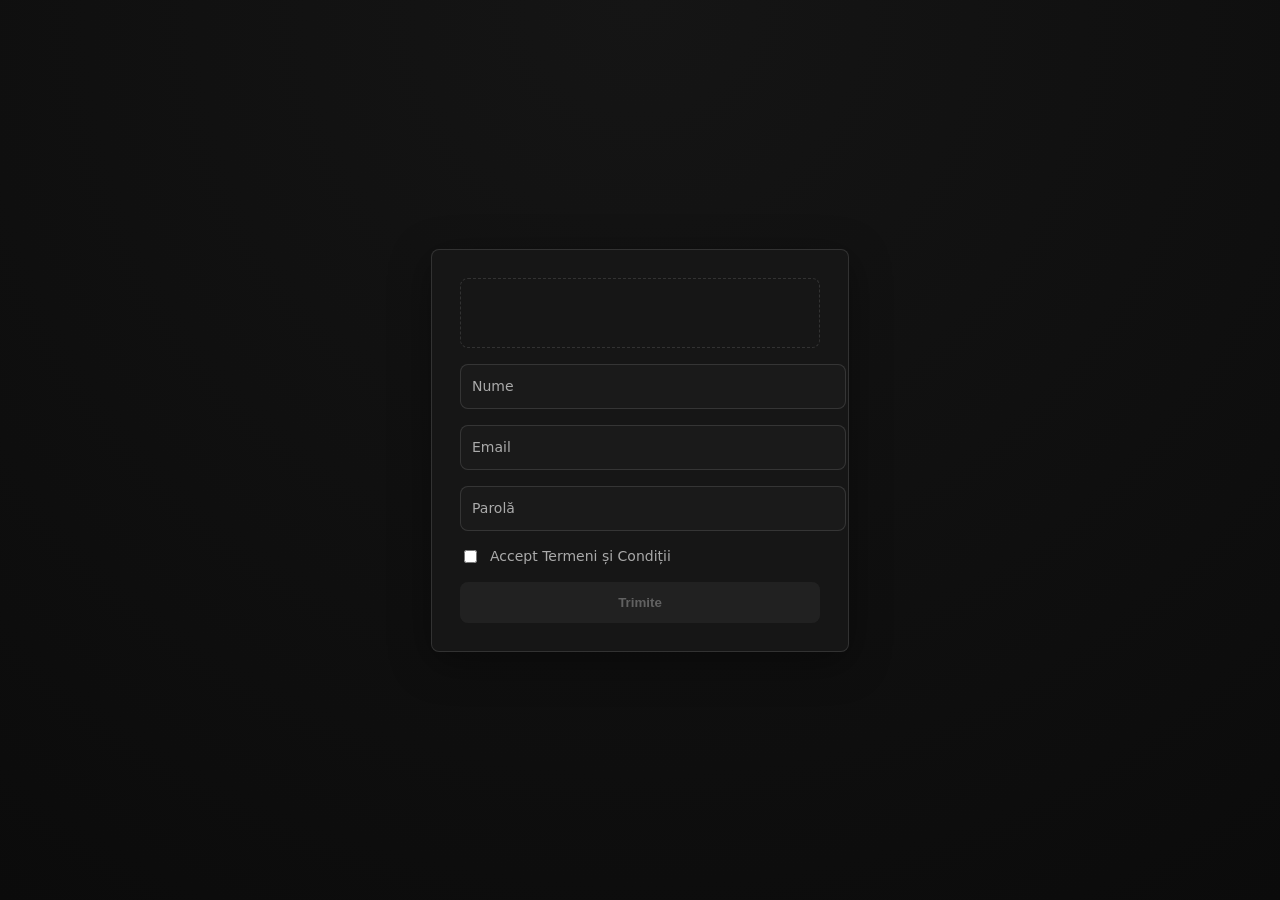
<file: assets/docs/ziua7per4.html>
<!DOCTYPE html>
<html lang="ro">
<head>
  <meta charset="UTF-8">
  <title>RC 251 Expert Form</title>

  <link rel="stylesheet" href="_variables.css">
  <link rel="stylesheet" href="_atoms.css">
  <link rel="stylesheet" href="_molecules.css">
</head>

<body class="page">

<form class="form">

  <!-- EMPTY STATE -->
  <div class="form__services">
    <p class="form__empty">Niciun serviciu selectat</p>
  </div>

  <!-- INPUT NAME -->
  <div class="form__field">
    <input class="form__input" type="text" placeholder=" " required minlength="3">
    <label class="form__label">Nume</label>
  </div>

  <!-- INPUT EMAIL -->
  <div class="form__field">
    <input class="form__input" type="email" placeholder=" " required>
    <label class="form__label">Email</label>
  </div>

  <!-- INPUT PASSWORD -->
  <div class="form__field">
    <input class="form__input" type="password" placeholder=" " required minlength="6">
    <label class="form__label">Parolă</label>
  </div>

  <!-- TERMS -->
  <div class="form__terms">
    <input type="checkbox" id="terms" class="form__checkbox">
    <label for="terms" class="form__terms-label">
      Accept Termeni și Condiții
    </label>
  </div>

  <button class="form__submit-btn">Trimite</button>

</form>

</body>
</html>
</file>
<file: assets/css/style.css>
/* =====================================================
   GLOBAL RESET
===================================================== */

*{
    margin:0;
    padding:0;
    box-sizing:border-box;
}

html{
    scroll-behavior:smooth;
}

/* =====================================================
   THEME ENGINE VARIABLES
===================================================== */

:root{

    /* BACKGROUNDS */
    --bg-primary:#f4f7fb;
    --bg-secondary:#ffffff;
    --bg-card:#ffffff;
    --bg-soft:#eef6fb;

    /* TEXT */
    --text-primary:#233147;
    --text-secondary:#526675;
    --text-light:#7b8794;

    /* BRAND */
    --color-primary:#0056b3;
    --color-secondary:#4292c6;

    /* BORDERS */
    --border-color:#d8e6f2;

    /* GLASS */
    --glass-bg:rgba(255,255,255,0.7);

    /* SHADOWS */
    --shadow-soft:
        0 8px 25px rgba(0,0,0,0.08);

    --shadow-hover:
        0 20px 40px rgba(0,0,0,0.15);

    /* GRADIENT */
    --gradient-main:
        linear-gradient(
            135deg,
            var(--color-primary),
            var(--color-secondary)
        );
}

/* =====================================================
   DARK MODE
===================================================== */

body.dark-theme{

    --bg-primary:#0d1721;
    --bg-secondary:#13202d;
    --bg-card:#1a2633;
    --bg-soft:#162331;

    --text-primary:#f5f7fa;
    --text-secondary:#c3d0dd;
    --text-light:#8ca0b3;

    --color-primary:#58a9ff;
    --color-secondary:#7cc7ff;

    --border-color:#314455;

    --glass-bg:
        rgba(15,23,32,0.85);

    --shadow-soft:
        0 10px 30px rgba(0,0,0,0.45);

    --shadow-hover:
        0 20px 50px rgba(0,0,0,0.6);
}

/* =====================================================
   BODY
===================================================== */

body{

    font-family:Arial,sans-serif;

    background:
        var(--bg-primary);

    color:
        var(--text-primary);

    transition:
        background .4s ease,
        color .4s ease;
}

/* =====================================================
   THEME BUTTON
===================================================== */

.theme-toggle{

    position:fixed;

    right:25px;
    bottom:25px;

    width:60px;
    height:60px;

    border:none;
    border-radius:50%;

    cursor:pointer;

    font-size:1.3rem;

    background:
        var(--gradient-main);

    color:white;

    box-shadow:
        var(--shadow-soft);

    z-index:9999;

    transition:
        transform .3s ease;
}

.theme-toggle:hover{
    transform:scale(1.1);
}

/* =====================================================
   HEADER
===================================================== */

header{

    position:sticky;
    top:0;
    z-index:1000;

    background:
        var(--glass-bg);

    backdrop-filter:blur(12px);

    border-bottom:
        1px solid var(--border-color);
}

.main-nav{

    display:flex;
    justify-content:space-between;
    align-items:center;

    padding:18px 60px;
}

/* =====================================================
   LOGO
===================================================== */

.logo{

    display:flex;
    align-items:center;

    text-decoration:none;
}

.logo-icon{

    width:50px;
    height:50px;

    border-radius:14px;

    background:
        var(--gradient-main);

    display:flex;
    justify-content:center;
    align-items:center;

    margin-right:15px;

    box-shadow:
        var(--shadow-soft);
}

.person{

    width:14px;
    height:14px;

    background:white;

    border-radius:50%;

    position:relative;
}

.person::after{

    content:"";

    position:absolute;

    top:16px;
    left:-5px;

    width:24px;
    height:12px;

    border-radius:12px 12px 0 0;

    background:white;
}

.logo-text{
    display:flex;
    flex-direction:column;
}

.brand-name{

    font-size:1.2rem;
    font-weight:800;

    color:
        var(--text-primary);
}

.tagline{

    font-size:.7rem;
    letter-spacing:1px;

    color:
        var(--text-light);
}

/* =====================================================
   NAVIGATION
===================================================== */

.main-nav ul{

    display:flex;
    gap:25px;

    list-style:none;
}

.main-nav ul li a{

    position:relative;

    text-decoration:none;

    color:
        var(--text-primary);

    font-weight:700;
}

.main-nav ul li a::after{

    content:"";

    position:absolute;

    left:0;
    bottom:-5px;

    width:0%;
    height:2px;

    background:
        var(--color-secondary);

    transition:
        width .3s ease;
}

.main-nav ul li a:hover::after{
    width:100%;
}

/* =====================================================
   HERO
===================================================== */

#hero{

    display:flex;
    align-items:center;
    justify-content:center;

    gap:50px;

    padding:80px 60px;
}

.hero-img{

    width:360px;

    border-radius:20px;

    box-shadow:
        var(--shadow-soft);
}

.hero-content{

    max-width:500px;
}

.hero-content h1{

    font-size:3rem;

    margin-bottom:20px;
}

.hero-content p{

    line-height:1.8;

    color:
        var(--text-secondary);
}

/* =====================================================
   BUTTON
===================================================== */

.btn{

    display:inline-block;

    margin-top:20px;

    padding:14px 26px;

    border-radius:12px;

    text-decoration:none;

    background:
        var(--gradient-main);

    color:white;

    font-weight:700;

    border:none;

    transition:
        transform .3s ease,
        box-shadow .3s ease;
}

.btn:hover{

    transform:
        translateY(-5px);

    box-shadow:
        var(--shadow-hover);
}

/* =====================================================
   SERVICES
===================================================== */

#servicii{

    padding:80px 60px;
}

#servicii h2{

    text-align:center;

    margin-bottom:50px;

    font-size:2.5rem;
}

.servicii-grid{

    display:grid;

    grid-template-columns:
        repeat(auto-fit,minmax(280px,1fr));

    gap:30px;
}

/* =====================================================
   3D CARDS
===================================================== */

.card{

    position:relative;

    padding:35px;

    border-radius:24px;

    background:
        var(--bg-card);

    border:
        1px solid var(--border-color);

    box-shadow:
        var(--shadow-soft);

    overflow:hidden;

    transition:
        transform .4s ease,
        box-shadow .4s ease;
}

.card::before{

    content:"";

    position:absolute;

    inset:0;

    background:
        linear-gradient(
            120deg,
            transparent,
            rgba(255,255,255,.25),
            transparent
        );

    transform:
        translateX(-100%);

    transition:
        .8s;
}

.card:hover::before{
    transform:
        translateX(100%);
}

.card:hover{

    transform:
        translateY(-10px)
        rotateX(5deg);

    box-shadow:
        var(--shadow-hover);
}

.card h3{

    margin-bottom:15px;

    color:
        var(--text-primary);
}

.card p{

    color:
        var(--text-secondary);

    line-height:1.8;
}

/* =====================================================
   FORMULAR
===================================================== */

.formular-section{

    padding:80px 60px;

    background:
        var(--bg-soft);
}

.formular-grid{

    display:grid;

    grid-template-columns:2fr 1fr;

    gap:35px;
}

.formular-card,
.formular-sidebar{

    background:
        var(--bg-card);

    padding:35px;

    border-radius:28px;

    border:
        1px solid var(--border-color);

    box-shadow:
        var(--shadow-soft);
}

.formular-card h2{

    margin-bottom:15px;
}

.formular-card p{

    margin-bottom:25px;

    color:
        var(--text-secondary);
}

fieldset{

    border:
        1px solid var(--border-color);

    padding:25px;

    border-radius:18px;

    margin-bottom:20px;
}

legend{

    padding:0 12px;

    font-weight:700;
}

label{

    display:block;

    margin-bottom:10px;
    margin-top:15px;

    font-weight:700;
}

input,
select,
textarea{

    width:100%;

    padding:15px;

    border-radius:14px;

    border:
        1px solid var(--border-color);

    background:
        var(--bg-secondary);

    color:
        var(--text-primary);

    transition:
        .3s;
}

input:focus,
select:focus,
textarea:focus{

    outline:none;

    border-color:
        var(--color-primary);

    box-shadow:
        0 0 0 4px rgba(66,146,198,.15);
}

.char-counter{

    margin-top:10px;

    text-align:right;

    color:
        var(--text-secondary);
}

/* =====================================================
   MAP
===================================================== */

.map-wrapper,
.video-wrapper,
.map-container{

    overflow:hidden;

    border-radius:20px;

    margin-top:20px;
}

iframe{

    width:100%;
    height:300px;

    border:none;
}

/* =====================================================
   DESPRE
===================================================== */

.despre-section{

    padding:80px 60px;
}

.despre-container {
    display: grid;
    /* Schimbă de la 1fr 1fr la 1fr pentru a le pune una sub alta */
    grid-template-columns: 1fr; 
    gap: 35px;
    max-width: 800px; /* Opțional: limitează lățimea pentru a nu fi prea largi pe ecrane mari */
    margin: 0 auto;  /* Centrează containerul */
}

/* Asigură-te că wrapper-ul video are o înălțime fixă sau raport de aspect */
.video-wrapper {
    position: relative;
    padding-bottom: 56.25%; /* Raport 16:9 */
    height: 0;
    overflow: hidden;
    border-radius: 20px;
}

.video-wrapper iframe {
    position: absolute;
    top: 0;
    left: 0;
    width: 100%;
    height: 100%;
}

.video-presentation,
.location-map{

    background:
        var(--bg-card);

    padding:30px;

    border-radius:24px;

    border:
        1px solid var(--border-color);

    box-shadow:
        var(--shadow-soft);
}

/* =====================================================
   CONTACT
===================================================== */

#contact{

    text-align:center;

    padding:80px 20px;
}

/* =====================================================
   FOOTER
===================================================== */

footer{

    padding:25px;

    text-align:center;

    background:
        var(--gradient-main);

    color:white;
}

/* =====================================================
   RESPONSIVE
===================================================== */

@media(max-width:992px){

    #hero{
        flex-direction:column;
        text-align:center;
    }

    .formular-grid,
    .despre-container{
        grid-template-columns:1fr;
    }

    .main-nav{

        flex-direction:column;

        gap:20px;
    }
}

@media(max-width:768px){

    .main-nav,
    #hero,
    #servicii,
    .formular-section,
    .despre-section{
        padding:40px 20px;
    }

    .hero-content h1{
        font-size:2.2rem;
    }

    .hero-img{
        width:100%;
    }
}

/* =====================================================
   🧠 NEURAL GLASS CENTER (Sarcina 2)
===================================================== */

#hero{
    position:relative;
}

/* container central */
/* Modificăm poziția pentru a nu mai fi central */
.neural-glass {
    position: absolute;
    /* Îl mutăm în colțul din dreapta jos al secțiunii Hero */
    bottom: 20px; 
    right: 60px;
    
    /* Eliminăm centrarea forțată de dinainte */
    transform: none; 
    
    width: 180px; /* L-am făcut puțin mai mic să fie mai discret */
    height: 180px;
    z-index: 5; /* Un z-index mai mic să stea sub buton dacă se ating */

    display: flex;
    justify-content: center;
    align-items: center;
    perspective: 1000px;
}

/* nucleu */
.glass-core{
    width:90px;
    height:90px;
    border-radius:50%;

    background: radial-gradient(circle,
        #6cf,
        #1c4f8c,
        transparent);

    box-shadow:
        0 0 30px rgba(0,200,255,0.6),
        0 0 80px rgba(0,150,255,0.3);

    animation:pulseCore 2.5s infinite ease-in-out;
}

/* inel holografic */
.glass-ring{
    position:absolute;
    width:160px;
    height:160px;
    border-radius:50%;

    border:2px solid rgba(120,220,255,0.4);

    box-shadow:0 0 40px rgba(0,200,255,0.2);

    animation:rotateRing 6s linear infinite;
}

/* glow exterior */
.glass-glow{
    position:absolute;
    width:220px;
    height:220px;

    border-radius:50%;

    background:radial-gradient(circle,
        rgba(0,200,255,0.25),
        transparent 70%);
}

/* text central */
.glass-text{
    position:absolute;

    font-size:0.8rem;
    font-weight:800;
    letter-spacing:2px;

    color:#bff;
    text-shadow:0 0 10px rgba(0,200,255,0.8);
}

/* animații */
@keyframes rotateRing{
    from{transform:rotate(0deg);}
    to{transform:rotate(360deg);}
}

@keyframes pulseCore{
    0%,100%{transform:scale(1);}
    50%{transform:scale(1.2);}
}

/* DARK MODE suport */
body.dark-theme .glass-core{
    background: radial-gradient(circle,
        #7cf,
        #2b7fff,
        transparent);
}

body.dark-theme .glass-ring{
    border-color:rgba(140,240,255,0.6);
}```

/* =====================================================
   🚀 GPU ORCHESTRATION & STAGGERED ENTRANCE
===================================================== */

.servicii-grid {
    display: grid;
    grid-template-columns: repeat(auto-fit, minmax(280px, 1fr));
    gap: 30px;
    perspective: 1000px; /* Context pentru transformări 3D */
}

.card {
    position: relative;
    padding: 35px;
    border-radius: 24px;
    background: var(--bg-card);
    border: 1px solid var(--border-color);
    box-shadow: var(--shadow-soft);
    overflow: hidden;

    /* 🏎️ PERFORMANCE: Rulează pe layer GPU separat */
    will-change: transform, opacity;

    /* STARE INIȚIALĂ (pentru animație) */
    opacity: 0;
    transform: translateY(30px) scale(0.95);

    /* ANIMAȚIE CHAINED */
    animation: staggeredFadeIn 0.8s cubic-bezier(0.2, 0.8, 0.2, 1) forwards;
    
    /* Orchestram intrarea folosind variabila --i din HTML */
    animation-delay: calc(var(--i) * 0.15s);
}

@keyframes staggeredFadeIn {
    to {
        opacity: 1;
        transform: translateY(0) scale(1);
    }
}

/* 🟢 INDICATOARE STATUS (UI/UX) */
.status-indicator {
    width: 10px;
    height: 10px;
    border-radius: 50%;
    margin-bottom: 15px;
    display: inline-block;
    position: relative;
}

.status-indicator.online {
    background: #00ff88;
    box-shadow: 0 0 10px rgba(0, 255, 136, 0.5);
}

.status-indicator.warning {
    background: #ffbb00;
    box-shadow: 0 0 10px rgba(255, 187, 0, 0.5);
}

/* Efect de pulse pentru indicatorul online */
.status-indicator.online::after {
    content: '';
    position: absolute;
    inset: 0;
    border-radius: 50%;
    background: inherit;
    animation: statusPulse 2s infinite;
}

@keyframes statusPulse {
    0% { transform: scale(1); opacity: 0.8; }
    100% { transform: scale(2.5); opacity: 0; }
}

/* Păstrăm restul stilurilor tale de hover pe card */
.card:hover {
    transform: translateY(-10px) rotateX(5deg) !important; /* !important pentru a suprascrie starea finală a animației */
    box-shadow: var(--shadow-hover);
}

/* =====================================================
   🔐 SECURITY SECTION - BEM & CSS STATE MACHINE
===================================================== */

.security {
    display: flex;
    justify-content: center;
    padding: 60px 20px;
}

/* Blocul Principal */
.security-form {
    background: rgba(15, 25, 40, 0.8);
    backdrop-filter: blur(10px);
    padding: 40px;
    border-radius: 20px;
    border: 1px solid rgba(255, 255, 255, 0.1);
    width: 100%;
    max-width: 400px;
    transition: all 0.5s cubic-bezier(0.4, 0, 0.2, 1);
}

/* State Machine: Dacă formularul este valid, schimbă glow-ul în verde */
.security-form:has(:valid) {
    border-color: rgba(0, 255, 136, 0.3);
    box-shadow: 0 0 30px rgba(0, 255, 136, 0.1);
}

/* Dacă toate câmpurile sunt valide (Full Access) */
.security-form:valid {
    border-color: #00ff88;
    box-shadow: 0 0 50px rgba(0, 255, 136, 0.2);
}

/* Elemente BEM */
.security-form__title {
    color: #fff;
    font-size: 1.5rem;
    margin-bottom: 30px;
    text-align: center;
    letter-spacing: 2px;
}

.security-form__field {
    position: relative;
    margin-bottom: 25px;
}

.security-form__input {
    width: 100%;
    padding: 12px 0;
    background: transparent;
    border: none;
    border-bottom: 2px solid rgba(255, 255, 255, 0.2);
    color: #fff;
    font-size: 1rem;
    outline: none;
    transition: 0.3s;
}

.security-form__label {
    position: absolute;
    left: 0;
    top: 12px;
    color: rgba(255, 255, 255, 0.5);
    pointer-events: none;
    transition: 0.3s;
}

/* Floating Label Logic */
.security-form__input:focus ~ .security-form__label,
.security-form__input:not(:placeholder-shown) ~ .security-form__label {
    top: -15px;
    font-size: 0.8rem;
    color: #00d4ff;
}

/* Input States (Visual Validation) */
.security-form__input:not(:placeholder-shown):valid {
    border-bottom-color: #00ff88;
}

.security-form__input:not(:placeholder-shown):invalid {
    border-bottom-color: #ff4d4d;
}

/* Butonul - Dezactivat nativ prin CSS dacă form-ul e invalid */
.security-form__button {
    width: 100%;
    padding: 15px;
    background: rgba(255, 255, 255, 0.05);
    border: 1px solid rgba(255, 255, 255, 0.1);
    color: rgba(255, 255, 255, 0.3);
    border-radius: 10px;
    cursor: not-allowed;
    font-weight: bold;
    transition: all 0.4s;
}

/* Modificator prin State Machine: Activare buton */
.security-form:valid .security-form__button {
    background: linear-gradient(90deg, #00d4ff, #00ff88);
    color: #050a10;
    cursor: pointer;
    box-shadow: 0 0 20px rgba(0, 255, 136, 0.4);
    transform: translateY(-2px);
}

.security-form:valid .security-form__button:hover {
    filter: brightness(1.2);
    box-shadow: 0 0 30px rgba(0, 255, 136, 0.6);
}
</file>
<file: assets/css/Ziua_9_css.css>
/* =========================
   RC 251 | MODERN UI SYSTEM
========================= */

* {
    box-sizing: border-box;
}

html, body {
    margin: 0;
    padding: 0;
    overflow-x: hidden;
}

/* =========================
   DESIGN TOKENS
========================= */

:root {
    --bg: #f6f7fb;
    --card: #ffffff;
    --text: #111827;
    --muted: #6b7280;

    --primary: #1e2a44;
    --primary-hover: #0f172a;

    --border: #e5e7eb;

    --shadow-sm: 0 6px 15px rgba(0,0,0,0.05);
    --shadow-md: 0 12px 30px rgba(0,0,0,0.08);

    --radius-sm: 12px;
    --radius-md: 18px;

    --transition: 0.25s ease;
}

/* =========================
   BASE
========================= */

body {
    font-family: system-ui, -apple-system, Segoe UI, Roboto, Arial, sans-serif;
    background: var(--bg);
    color: var(--text);
    line-height: 1.65;
    -webkit-font-smoothing: antialiased;
}

/* =========================
   LAYOUT WRAPPER
========================= */

main, header, footer {
    max-width: 1100px;
    margin: 0 auto;
    padding: 18px;
}

/* =========================
   HEADER (MODERN CARD)
========================= */

header {
    background: var(--card);
    margin-top: 20px;
    border-radius: var(--radius-md);
    box-shadow: var(--shadow-sm);

    display: flex;
    justify-content: space-between;
    align-items: center;
    flex-wrap: wrap;

    padding: 18px 20px;
}

h1 {
    font-size: 20px;
    margin: 0;
    letter-spacing: 0.3px;
}

/* =========================
   SECTIONS (SOFT UI)
========================= */

section {
    background: var(--card);
    margin-top: 22px;
    padding: 24px;
    border-radius: var(--radius-md);
    box-shadow: var(--shadow-sm);
    border: 1px solid var(--border);
    transition: var(--transition);
}

section:hover {
    box-shadow: var(--shadow-md);
}

/* =========================
   ARTICLE
========================= */

article {
    background: #f9fafb;
    padding: 16px;
    border-radius: var(--radius-sm);
    border: 1px solid var(--border);
}

/* =========================
   BUTTON (MODERN)
========================= */

.menu-btn {
    padding: 10px 16px;
    border: none;
    border-radius: 12px;

    background: var(--primary);
    color: white;

    cursor: pointer;
    transition: var(--transition);

    font-weight: 500;
}

.menu-btn:hover {
    background: var(--primary-hover);
    transform: translateY(-2px);
    box-shadow: var(--shadow-sm);
}

/* =========================
   ACCESSIBILITY
========================= */

button:focus,
a:focus {
    outline: 3px solid #3b82f6;
    outline-offset: 3px;
}

/* =========================
   IMAGES (SAFE + CLEAN)
========================= */

img {
    max-width: 100%;
    height: auto;
    display: block;
    border-radius: var(--radius-sm);
}

/* =========================
   GALLERY (MODERN GRID)
========================= */

.gallery {
    display: grid;
    grid-template-columns: repeat(auto-fit, minmax(220px, 1fr));
    gap: 16px;
    margin-top: 16px;
}

.gallery img {
    transition: var(--transition);
    box-shadow: var(--shadow-sm);
}

.gallery img:hover {
    transform: translateY(-5px) scale(1.01);
    box-shadow: var(--shadow-md);
}

/* =========================
   SOCIAL LINKS (CLEAN UI)
========================= */

.social-link {
    text-decoration: none;
    font-size: 28px;
    margin-right: 14px;
    display: inline-block;
    transition: var(--transition);
}

.social-link:hover {
    transform: translateY(-4px) scale(1.1);
}

/* =========================
   FOOTER
========================= */

footer {
    text-align: center;
    color: var(--muted);
    margin-bottom: 30px;
    font-size: 14px;
}

/* =========================
   RESPONSIVE FIXES
========================= */

@media (max-width: 600px) {

    header {
        flex-direction: column;
        align-items: flex-start;
        gap: 10px;
    }

    h1 {
        font-size: 18px;
    }
}

/* =========================
   PRINT MODE (CLEAN REPORT STYLE)
========================= */

@media print {

    body {
        background: white;
        color: black;
    }

    header,
    nav,
    .menu-btn,
    .social-link {
        display: none;
    }

    section {
        box-shadow: none;
        border: 1px solid #ddd;
    }

    img {
        filter: grayscale(100%);
    }
}

@media print {

    /* Fundal curat */
    body {
        background: white !important;
        color: black !important;
        font-size: 12pt;
    }

    /* Ascunde elemente inutile */
    header,
    nav,
    .menu-btn,
    .social-link {
        display: none !important;
    }

    /* Carduri simple pentru print */
    section, article {
        box-shadow: none !important;
        border: 1px solid #ccc !important;
        background: white !important;
    }

    /* Imagini grayscale pentru print */
    img {
        filter: grayscale(100%);
    }

    /* Evită tăierea conținutului */
    section {
        page-break-inside: avoid;
    }
}
</file>
<file: assets/docs/final.css>
:root {
  --mx: 0.5;
  --my: 0.5;
}

/* ================= BACKGROUND ================= */
body {
  margin: 0;
  font-family: system-ui;
  background: #070b22;
  color: white;
}

/* hologram (simplificat background glow) */
.hologram {
  position: fixed;
  inset: 0;
  z-index: 0;
}

.core-glow {
  position: absolute;
  inset: 0;
  background: radial-gradient(circle at 50% 40%, #00f2ff22, transparent 60%);
  filter: blur(40px);
}

/* ================= GRID ================= */
.ui-grid {
  position: relative;
  z-index: 10;

  display: grid;
  grid-template-columns: repeat(3, 1fr);
  gap: 1.5rem;

  max-width: 1000px;
  margin: auto;
  padding: 4rem;
}

/* ================= CARD ================= */
.card {
  position: relative;
  padding: 1.5rem;
  border-radius: 16px;

  background: rgba(255,255,255,0.05);
  border: 1px solid rgba(255,255,255,0.12);

  backdrop-filter: blur(18px);

  transition: transform 0.2s ease, box-shadow 0.2s ease;
}

/* glow interior ca în imagine */
.card::before {
  content: "";
  position: absolute;
  inset: 0;
  border-radius: 16px;

  background: radial-gradient(
    circle at 50% 40%,
    rgba(255,255,255,0.12),
    transparent 70%
  );
  opacity: 0.8;
}

/* hover 3D */
.card:hover {
  transform: translateY(-6px) scale(1.02);
  box-shadow: 0 10px 40px rgba(0,0,0,0.4);
}

/* ICON */
.icon {
  font-size: 1.8rem;
  margin-bottom: 0.8rem;
}

/* TITLE */
h3 {
  margin: 0;
  font-size: 1.1rem;
}

.hologram {
  position: fixed;
  inset: 0;
  z-index: 0;
  overflow: hidden;
}

/* ================= CORE GLOW ================= */
.core-glow {
  position: absolute;
  inset: 0;
  background: radial-gradient(circle at center,
    rgba(0,255,255,0.15),
    transparent 60%);
  filter: blur(40px);
}

/* ================= NEURAL CORE ================= */
.neural-core {
  position: absolute;
  left: 50%;
  top: 45%;
  transform: translate(-50%, -50%);
}

/* center node */
.core {
  width: 80px;
  height: 80px;
  background: radial-gradient(circle, #00f2ff, #0066ff);
  border-radius: 50%;
  box-shadow: 0 0 40px #00f2ff;
  position: relative;
  z-index: 2;
}

/* pulse waves */
.pulse {
  position: absolute;
  width: 120px;
  height: 120px;
  border: 2px solid rgba(0,255,255,0.4);
  border-radius: 50%;
  top: -20px;
  left: -20px;
  animation: pulse 2.5s infinite ease-out;
}

.pulse.delay {
  animation-delay: 1.2s;
}

@keyframes pulse {
  0% {
    transform: scale(0.6);
    opacity: 0.8;
  }
  100% {
    transform: scale(2.5);
    opacity: 0;
  }
}

/* ================= ORBIT RINGS ================= */
.ring {
  position: absolute;
  left: 50%;
  top: 45%;
  transform: translate(-50%, -50%);
  border-radius: 50%;
  border: 1px solid rgba(0,255,255,0.15);
}

.ring1 {
  width: 200px;
  height: 200px;
  animation: rotate 8s linear infinite;
}

.ring2 {
  width: 300px;
  height: 300px;
  animation: rotate 12s linear infinite reverse;
}

.ring3 {
  width: 420px;
  height: 420px;
  animation: rotate 18s linear infinite;
  opacity: 0.5;
}

@keyframes rotate {
  from { transform: translate(-50%, -50%) rotate(0deg); }
  to { transform: translate(-50%, -50%) rotate(360deg); }
}

/* DESCRIPTION */
p {
  margin-top: 0.4rem;
  font-size: 0.9rem;
  opacity: 0.7;
}

/* ================= RESPONSIVE ================= */
@media (max-width: 900px) {
  .ui-grid {
    grid-template-columns: repeat(2, 1fr);
  }
}

@media (max-width: 600px) {
  .ui-grid {
    grid-template-columns: 1fr;
  }
}
:root {
  --rx: 0;
  --ry: 0;
  --glitch-offset: 0;
  --mx: 0.5;
  --my: 0.5;
}

/* ================= RAY-TRACED SHADOW ================= */
.card {
  position: relative;
  transform-style: preserve-3d;

  box-shadow:
    calc(var(--rx) * 30px)
    calc(var(--ry) * 30px)
    50px rgba(0,0,0,0.45);
}

/* ================= SPECULAR LIGHT ================= */
.specular-highlight {
  position: absolute;
  inset: 0;
  border-radius: 16px;
  pointer-events: none;

  background: radial-gradient(
    circle at calc((1 - var(--mx)) * 100%)
               calc((1 - var(--my)) * 100%),
    rgba(255,255,255,0.25),
    transparent 60%
  );

  mix-blend-mode: screen;
  opacity: 0.8;
}

/* ================= OPTICAL GLITCH ================= */
.card h3,
.card p {
  text-shadow:
    calc(var(--glitch-offset) * 1px) 0 rgba(0,255,255,0.6),
    calc(var(--glitch-offset) * -1px) 0 rgba(255,0,255,0.5);
}
</file>
<file: assets/docs/hologram_system.css>
:root {
  --p: 1800px;
  --rx: 0deg;
  --ry: 0deg;
  --glitch-offset: 2px;
  --mx: 0.5;
  --my: 0.5;
}

/* =========================
   ENGINE BASE
========================= */

.neural-engine {
  height: 100vh;
  display: grid;
  place-items: center;
  background: #020202;
  perspective: var(--p);
  overflow: hidden;
}

/* =========================
   SPATIAL CORE
========================= */

.spatial-anchor {
  width: 420px;
  height: 560px;
  position: relative;

  transform-style: preserve-3d;
  transform: rotateX(var(--rx)) rotateY(var(--ry));

  transition: transform 0.08s linear;
}

/* =========================
   LAYERS BASE
========================= */

.layer {
  position: absolute;
  inset: 0;
  transform-style: preserve-3d;
}

/* =========================
   STRAT 0: CORE GLOW
========================= */

.core-glow {
  background: radial-gradient(circle, #00f2ff33, transparent 60%);
  transform: translateZ(0px);
  filter: blur(20px);
}

/* =========================
   STRAT 1: GLASS REFRACȚIE
========================= */

.glass-chassis {
  background: rgba(255,255,255,0.03);
  backdrop-filter: blur(30px) saturate(180%) contrast(120%);
  border: 1px solid rgba(255,255,255,0.15);
  box-shadow: inset 0 0 120px rgba(0,242,255,0.06);

  transform: translateZ(20px);
}

/* =========================
   STRAT 2: UI INTERFACE
========================= */

.data-interface {
  color: white;
  text-align: center;
  transform: translateZ(120px);
  display: flex;
  flex-direction: column;
  justify-content: center;
  gap: 1rem;
}

.header {
  font-size: 0.8rem;
  opacity: 0.7;
}

.stats {
  font-size: 0.8rem;
  opacity: 0.6;
}

/* =========================
   CHROMATIC ABERRATION
========================= */

.glitch-text {
  font-size: 2.8rem;
  font-weight: 900;

  text-shadow:
    calc(var(--glitch-offset) * -1) 0 #ff003c,
    var(--glitch-offset) 0 #00f2ff;
}

/* =========================
   STRAT 3: ORBITAL NODE
========================= */

.orbital-node {
  transform: translateZ(220px);
  display: grid;
  place-items: center;
}

/* SATELIT */
.satellite {
  width: 60px;
  height: 60px;
  background: #00f2ff;
  border-radius: 50%;
  box-shadow: 0 0 40px #00f2ff;

  animation: orbit 4s infinite ease-in-out;
}

/* ORBIT */
@keyframes orbit {
  0% {
    transform: translateX(-140px) translateZ(-40px) scale(0.8);
  }
  50% {
    transform: translateX(140px) translateZ(80px) scale(1.2);
  }
  100% {
    transform: translateX(-140px) translateZ(-40px) scale(0.8);
  }
}

/* =========================
   STRAT 4: SPECULAR LIGHT
========================= */

.specular-highlight {
  background: radial-gradient(
    circle at calc(var(--spec-x) * 100%) calc(var(--spec-y) * 100%),
    rgba(255,255,255,0.25),
    transparent 60%
  );
}

/* =========================
   ACCESSIBILITY MOTION
========================= */

@media (prefers-reduced-motion: reduce) {
  * {
    animation: none !important;
    transition: none !important;
  }
}
</file>
<file: assets/docs/_variables.css>
:root {
  --bg: #0f0f0f;
  --panel: #161616;
  --text: #ffffff;
  --muted: #aaaaaa;

  --blue: #4da3ff;
  --green: #2ecc71;
  --red: #e74c3c;

  --border: #444;
  --stroke: rgba(255, 255, 255, 0.12);

  --radius: 8px;
  --blur: 12px;
}
</file>
<file: assets/docs/_atoms.css>
.page {
  margin: 0;
  height: 100vh;
  display: flex;
  justify-content: center;
  align-items: center;

  background: radial-gradient(circle at top, #151515, #0b0b0b);
  font-family: system-ui, Arial, sans-serif;
}

/* ================= FORM ================= */

.form {
  width: 360px;
  padding: 28px;

  background: var(--panel);
  backdrop-filter: blur(var(--blur));

  border: 1px solid var(--stroke);
  border-radius: var(--radius);

  display: flex;
  flex-direction: column;
  gap: 16px;

  box-shadow: 0 10px 40px rgba(0, 0, 0, 0.4);
}

/* focus glow global */
.form:focus-within {
  border-color: rgba(77, 163, 255, 0.25);
  box-shadow: 0 10px 50px rgba(77, 163, 255, 0.08);
}

/* ================= FIELD ================= */

.form__field {
  position: relative;
}

/* ================= INPUT ================= */

.form__input {
  width: 100%;
  padding: 14px 12px;

  border-radius: var(--radius);
  border: 1px solid var(--stroke);

  background: rgba(255, 255, 255, 0.02);
  color: var(--text);

  outline: none;
  transition: 0.2s ease;
}

.form__input:hover {
  border-color: rgba(255, 255, 255, 0.2);
}

/* ================= CHECKBOX ================= */

.form__terms {
  display: flex;
  align-items: center;
  gap: 10px;
}

.form__terms-label {
  font-size: 14px;
  color: var(--muted);
}
</file>
<file: assets/docs/_molecules.css>
/* ================= FLOATING LABEL ================= */

.form__input:focus + .form__label,
.form__input:not(:placeholder-shown) + .form__label {
  transform: translateY(-18px);
  font-size: 12px;
  color: var(--blue);
}

.form__label {
  position: absolute;
  left: 12px;
  top: 14px;

  color: var(--muted);
  font-size: 14px;

  transition: 0.25s ease;
  pointer-events: none;
}

/* ================= VALID (GREEN) ================= */

.form__input:valid:not(:placeholder-shown) {
  border-color: var(--green);
  box-shadow: 0 0 0 2px rgba(46, 204, 113, 0.15);
}

/* focus + valid */
.form__input:focus:valid {
  border-color: var(--green);
  box-shadow: 0 0 0 2px rgba(46, 204, 113, 0.25);
}

/* ================= INVALID (RED) ================= */

.form__input:invalid:not(:placeholder-shown):not(:focus) {
  border-color: var(--red);
  box-shadow: 0 0 0 2px rgba(231, 76, 60, 0.15);
}

.form__input:focus:invalid {
  border-color: var(--red);
  box-shadow: 0 0 0 2px rgba(231, 76, 60, 0.25);
}

/* ================= EMPTY STATE ================= */

.form__services {
  padding: 12px;
  border: 1px dashed var(--stroke);
  border-radius: var(--radius);
  color: var(--muted);

  min-height: 44px;
  display: flex;
  align-items: center;
  justify-content: center;
}

.form__services:not(:empty) .form__empty {
  display: none;
}

/* ================= BUTTON ================= */

.form__submit-btn {
  padding: 13px;
  border: none;
  border-radius: var(--radius);

  background: #2a2a2a;
  color: rgba(255,255,255,0.5);

  font-weight: 600;

  opacity: 0.6;
  pointer-events: none;

  transition: 0.25s ease;
}

/* active when checkbox checked */
.form__terms:has(.form__checkbox:checked)
~ .form__submit-btn {
  background: linear-gradient(135deg, var(--green), #1f9d57);
  color: white;

  opacity: 1;
  pointer-events: auto;

  box-shadow: 0 8px 20px rgba(46, 204, 113, 0.25);
}

.form__terms:has(.form__checkbox:checked)
~ .form__submit-btn:hover {
  transform: translateY(-1px);
}
</file>
